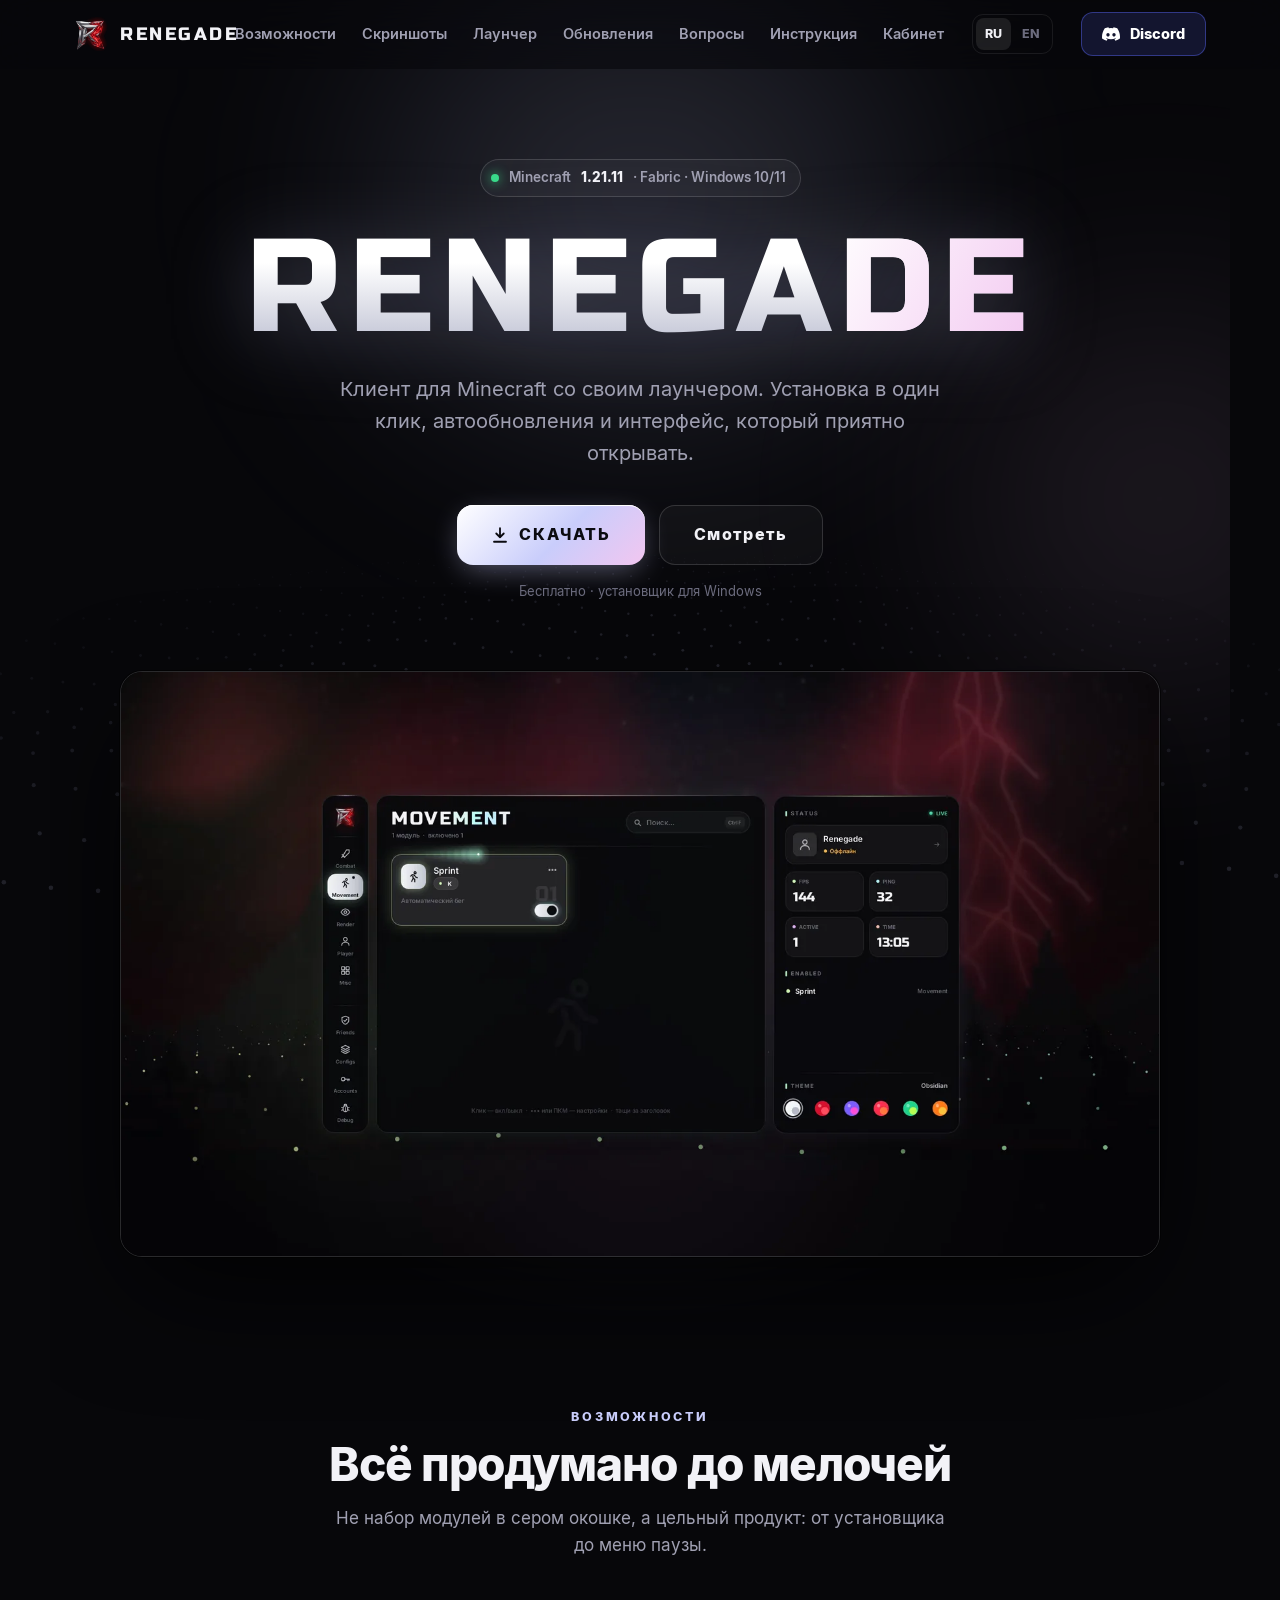
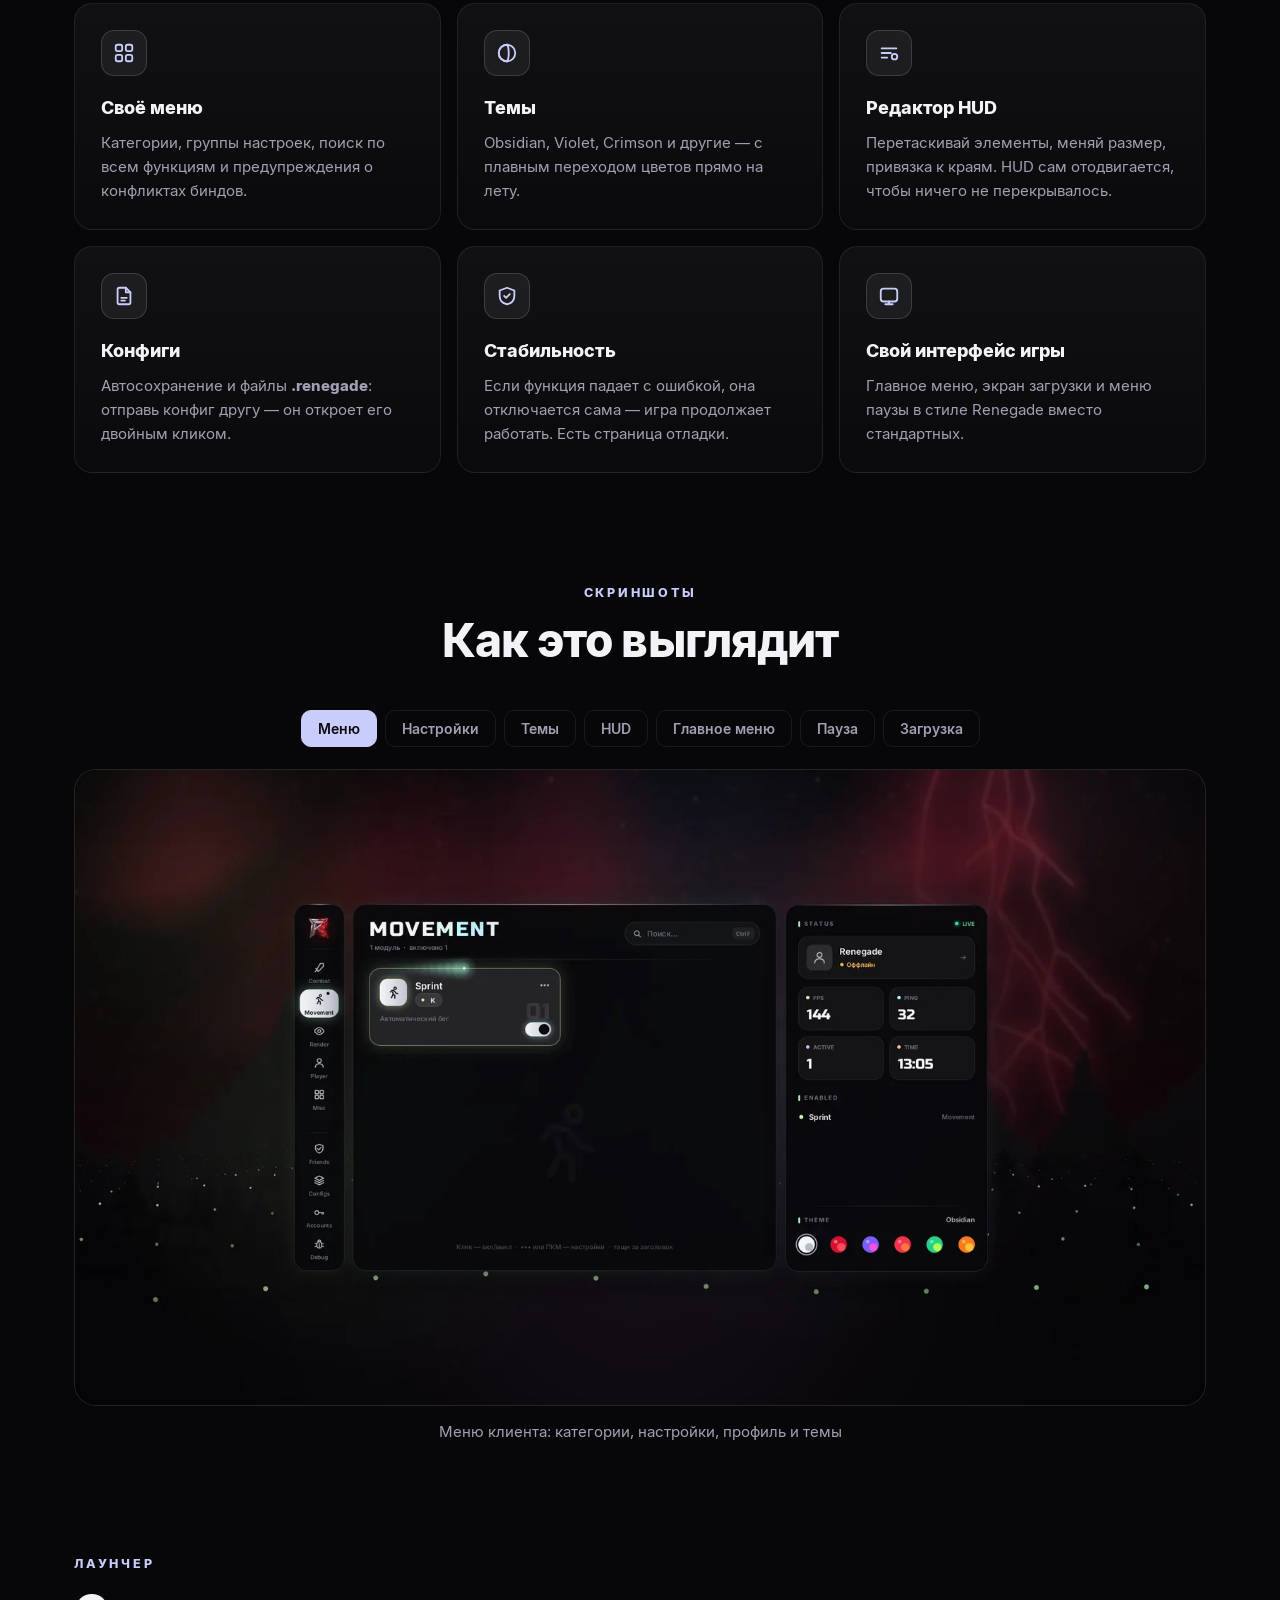
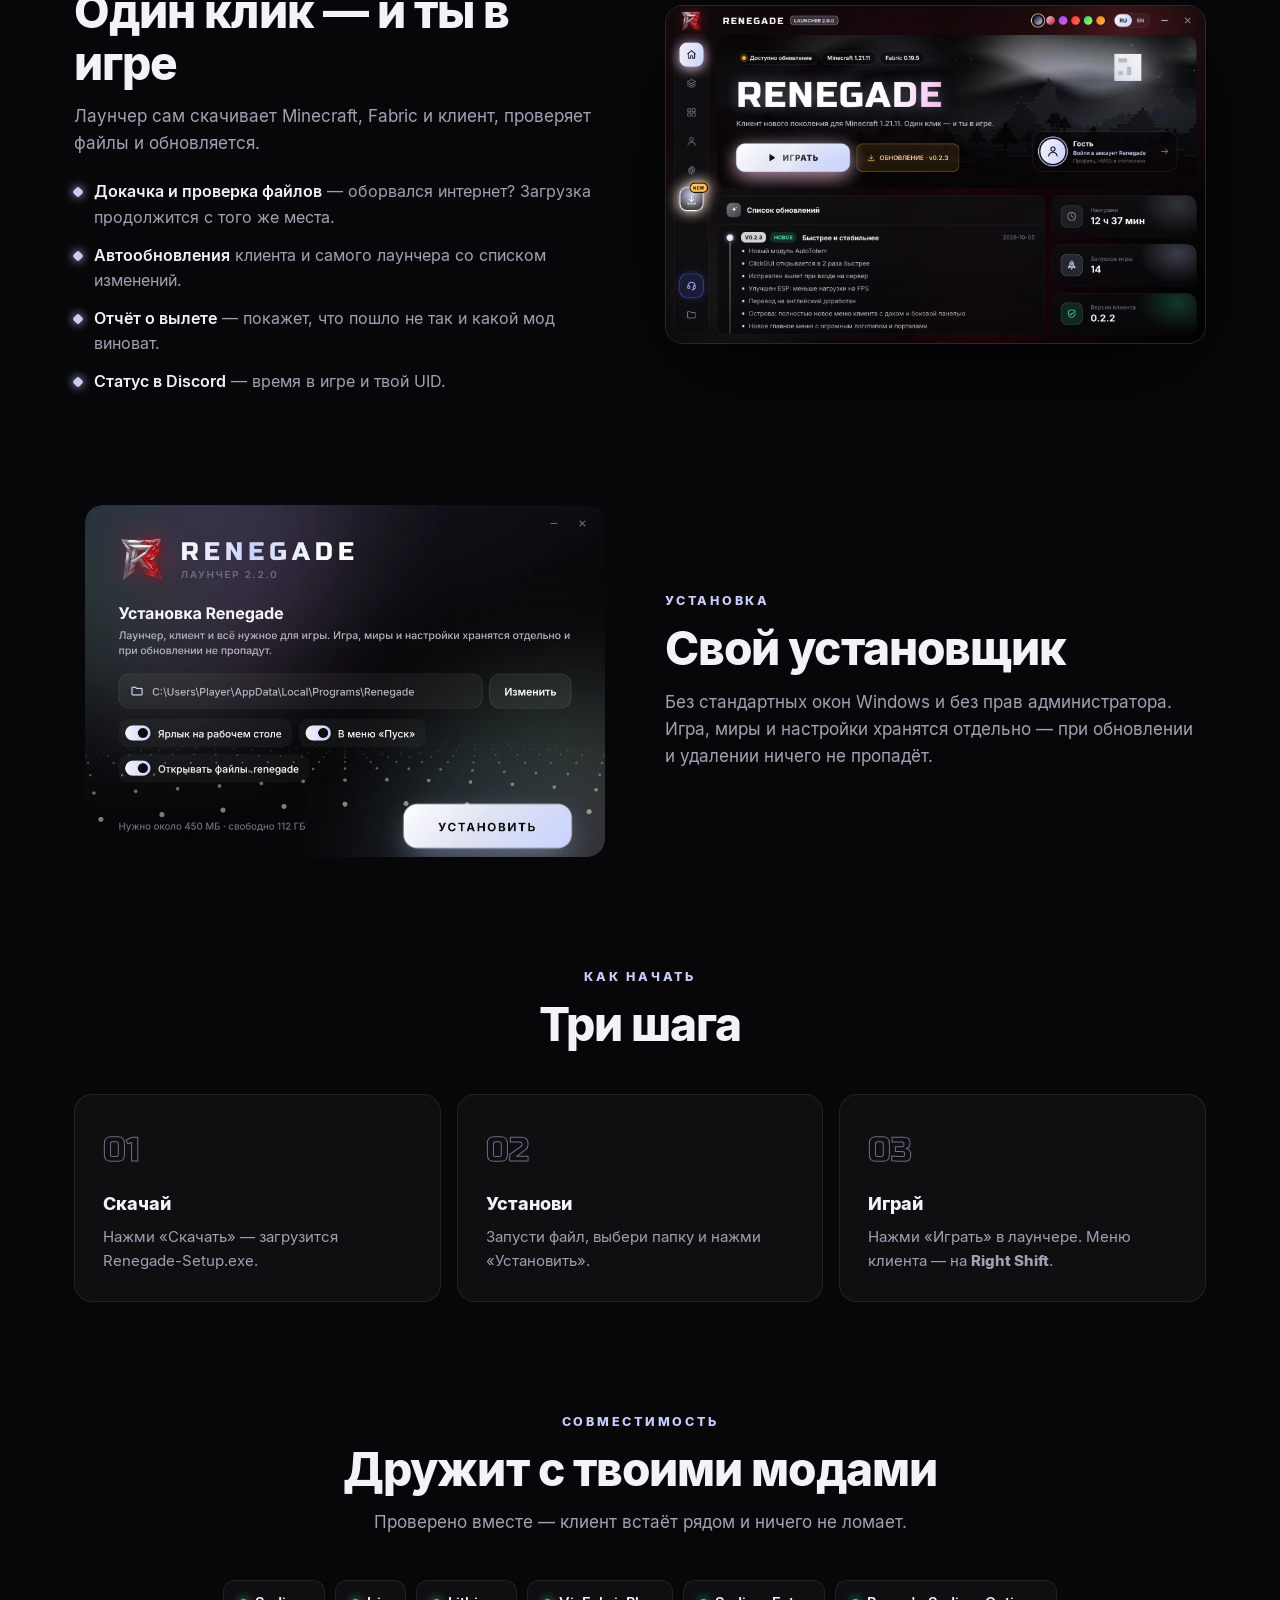
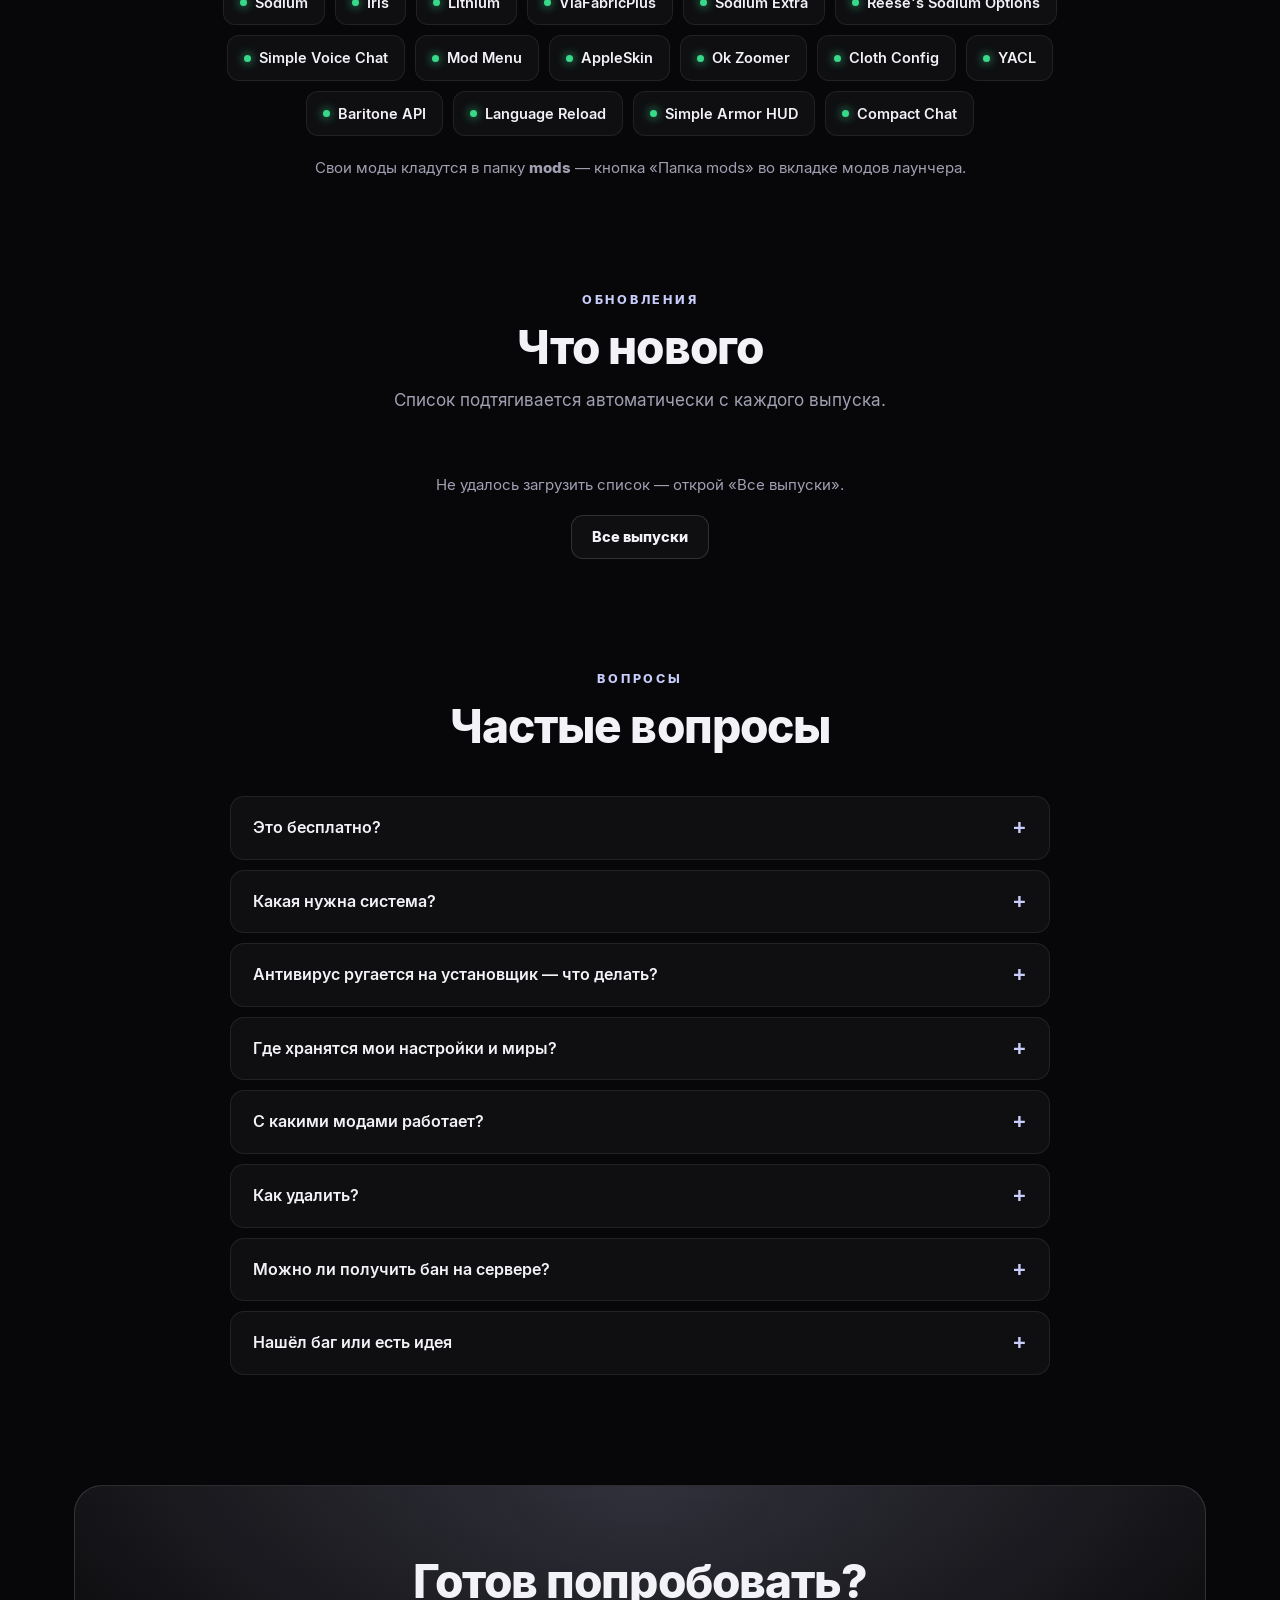
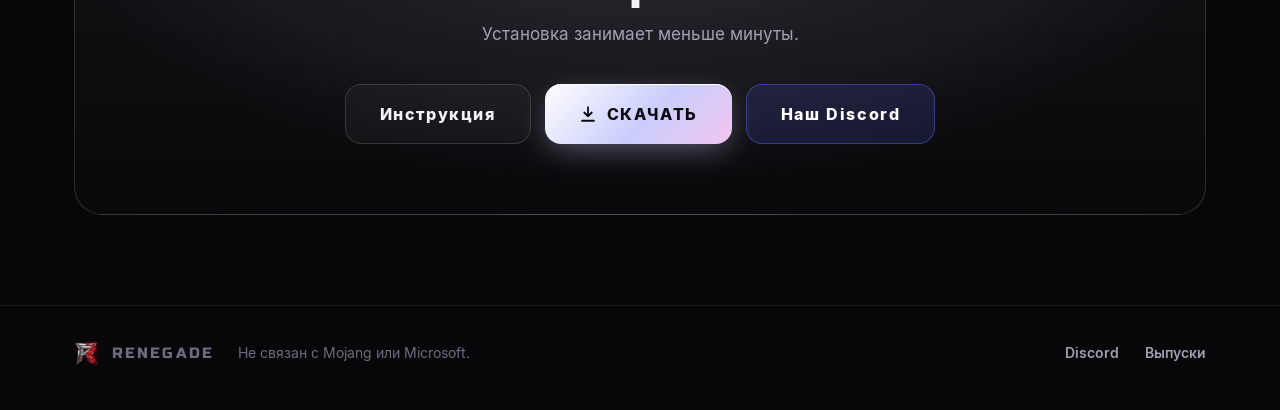
<file: index.html>
<!doctype html>
<html lang="ru">
<head>
<meta charset="utf-8">
<meta name="viewport" content="width=device-width, initial-scale=1">
<title>Renegade — клиент для Minecraft 1.21.11</title>
<meta name="description" content="Renegade — клиент для Minecraft 1.21.11 на Fabric со своим лаунчером: установка в один клик, автообновления, темы, редактор HUD и конфиги.">
<meta property="og:title" content="Renegade — клиент для Minecraft 1.21.11">
<meta property="og:description" content="Свой лаунчер, установка в один клик, автообновления, темы, редактор HUD.">
<meta property="og:image" content="https://broulyy.github.io/img/menu.webp">
<meta name="theme-color" content="#08080b">
<link rel="alternate" hreflang="en" href="https://broulyy.github.io/en/">
<link rel="icon" href="/favicon.ico">
<link rel="preload" href="/fonts/Inter-Regular.woff2" as="font" type="font/woff2" crossorigin>
<link rel="preload" href="/fonts/RussoOne-Regular.woff2" as="font" type="font/woff2" crossorigin>
<link rel="stylesheet" href="/style.css">
</head>
<body>
<canvas id="dots"></canvas>

<header id="top">
  <div class="wrap nav">
    <a class="logo brand" href="/"><img src="/img/logo.png" alt="">RENEGADE</a>
    <nav class="links top">
      <a href="#features">Возможности</a>
      <a href="#gallery">Скриншоты</a>
      <a href="#launcher">Лаунчер</a>
      <a href="#updates">Обновления</a>
      <a href="#faq">Вопросы</a>
      <a href="/guide.html">Инструкция</a>
      <a href="/account.html">Кабинет</a>
    </nav>
    <div class="lang"><a class="on" href="/">RU</a><a href="/en/">EN</a></div>
    <a class="btn discord" href="https://discord.gg/bZ93QBgY3J" target="_blank" rel="noopener"><svg viewBox="0 0 24 24" fill="currentColor"><path d="M20.3 4.4A19.8 19.8 0 0 0 15.4 3l-.6 1.3a18.4 18.4 0 0 0-5.6 0L8.6 3a19.7 19.7 0 0 0-4.9 1.4C.6 9-.3 13.6.1 18.1a19.9 19.9 0 0 0 6 3l1.3-2.1a12.9 12.9 0 0 1-2-1l.5-.4a14.2 14.2 0 0 0 12.2 0l.5.4c-.6.4-1.3.7-2 1l1.3 2.1a19.8 19.8 0 0 0 6-3c.5-5.2-.8-9.7-3.6-13.7ZM8 15.4c-1.2 0-2.2-1.1-2.2-2.4s1-2.4 2.2-2.4 2.2 1.1 2.2 2.4-1 2.4-2.2 2.4Zm8 0c-1.2 0-2.2-1.1-2.2-2.4s1-2.4 2.2-2.4 2.2 1.1 2.2 2.4-1 2.4-2.2 2.4Z"/></svg><span>Discord</span></a>
  </div>
</header>

<main>
  <div class="hero wrap">
    <div class="glow" style="width:520px;height:420px;left:50%;top:-80px;transform:translateX(-50%);background:rgba(201,205,251,.16)"></div>
    <div class="glow" style="width:380px;height:380px;right:-120px;top:240px;background:rgba(242,198,240,.10)"></div>
    <span class="pill rv"><span class="dot"></span>Minecraft <b>1.21.11</b> · Fabric · Windows 10/11</span>
    <h1 class="rv">RENEGA<span>DE</span></h1>
    <p class="sub rv">Клиент для Minecraft со своим лаунчером. Установка в один клик, автообновления и интерфейс, который приятно открывать.</p>
    <div class="cta rv">
      <a class="btn primary big dl" href="https://github.com/Broulyy/renegade-releases/releases/latest/download/Renegade-Setup.exe">
        <svg viewBox="0 0 24 24" fill="none" stroke="currentColor" stroke-width="2.4" stroke-linecap="round" stroke-linejoin="round"><path d="M12 3v12m0 0-5-5m5 5 5-5M4 21h16"/></svg>СКАЧАТЬ
      </a>
      <a class="btn big" href="#gallery">Смотреть</a>
    </div>
    <p class="meta rv dlmeta">Бесплатно · установщик для Windows</p>
    <div class="shot rv"><img src="/img/menu.webp" alt="Меню клиента Renegade" width="1600" height="900" fetchpriority="high"></div>
  </div>

  <section id="features">
    <div class="wrap">
      <div class="head c rv">
        <div class="kicker">Возможности</div>
        <h2>Всё продумано до мелочей</h2>
        <p class="lead">Не набор модулей в сером окошке, а цельный продукт: от установщика до меню паузы.</p>
      </div>
      <div class="grid">
        <div class="card rv"><div class="ico"><svg viewBox="0 0 24 24" fill="none" stroke-width="2" stroke-linecap="round" stroke-linejoin="round"><rect x="3" y="3" width="7" height="7" rx="2"/><rect x="14" y="3" width="7" height="7" rx="2"/><rect x="3" y="14" width="7" height="7" rx="2"/><rect x="14" y="14" width="7" height="7" rx="2"/></svg></div><h3>Своё меню</h3><p>Категории, группы настроек, поиск по всем функциям и предупреждения о конфликтах биндов.</p></div>
        <div class="card rv"><div class="ico"><svg viewBox="0 0 24 24" fill="none" stroke-width="2" stroke-linecap="round" stroke-linejoin="round"><circle cx="12" cy="12" r="9"/><path d="M12 3a9 9 0 0 0 0 18"/><path d="M12 3c2.5 2.5 2.5 15.5 0 18"/></svg></div><h3>Темы</h3><p>Obsidian, Violet, Crimson и другие — с плавным переходом цветов прямо на лету.</p></div>
        <div class="card rv"><div class="ico"><svg viewBox="0 0 24 24" fill="none" stroke-width="2" stroke-linecap="round" stroke-linejoin="round"><path d="M4 7h16M4 12h10M4 17h6"/><circle cx="18" cy="16" r="3"/></svg></div><h3>Редактор HUD</h3><p>Перетаскивай элементы, меняй размер, привязка к краям. HUD сам отодвигается, чтобы ничего не перекрывалось.</p></div>
        <div class="card rv"><div class="ico"><svg viewBox="0 0 24 24" fill="none" stroke-width="2" stroke-linecap="round" stroke-linejoin="round"><path d="M14 3v5h5"/><path d="M19 8v11a2 2 0 0 1-2 2H7a2 2 0 0 1-2-2V5a2 2 0 0 1 2-2h7z"/><path d="M9 14h6M9 17h4"/></svg></div><h3>Конфиги</h3><p>Автосохранение и файлы <b>.renegade</b>: отправь конфиг другу — он откроет его двойным кликом.</p></div>
        <div class="card rv"><div class="ico"><svg viewBox="0 0 24 24" fill="none" stroke-width="2" stroke-linecap="round" stroke-linejoin="round"><path d="M12 3 4 6v6c0 5 3.5 8 8 9 4.5-1 8-4 8-9V6z"/><path d="m9 12 2 2 4-4"/></svg></div><h3>Стабильность</h3><p>Если функция падает с ошибкой, она отключается сама — игра продолжает работать. Есть страница отладки.</p></div>
        <div class="card rv"><div class="ico"><svg viewBox="0 0 24 24" fill="none" stroke-width="2" stroke-linecap="round" stroke-linejoin="round"><path d="M5 12h14M12 5v14" opacity=".0"/><rect x="3" y="4" width="18" height="14" rx="3"/><path d="M8 21h8M12 18v3"/></svg></div><h3>Свой интерфейс игры</h3><p>Главное меню, экран загрузки и меню паузы в стиле Renegade вместо стандартных.</p></div>
      </div>
    </div>
  </section>

  <section id="gallery">
    <div class="wrap">
      <div class="head c rv">
        <div class="kicker">Скриншоты</div>
        <h2>Как это выглядит</h2>
      </div>
      <div class="tabs rv" id="tabs"></div>
      <div class="viewer rv" id="viewer"></div>
      <p class="cap" id="cap"></p>
    </div>
  </section>

  <section id="launcher">
    <div class="wrap split">
      <div class="rv">
        <div class="kicker">Лаунчер</div>
        <h2>Один клик — и ты в игре</h2>
        <p class="lead">Лаунчер сам скачивает Minecraft, Fabric и клиент, проверяет файлы и обновляется.</p>
        <ul class="list">
          <li><span><b>Докачка и проверка файлов</b> — оборвался интернет? Загрузка продолжится с того же места.</span></li>
          <li><span><b>Автообновления</b> клиента и самого лаунчера со списком изменений.</span></li>
          <li><span><b>Отчёт о вылете</b> — покажет, что пошло не так и какой мод виноват.</span></li>
          <li><span><b>Статус в Discord</b> — время в игре и твой UID.</span></li>
        </ul>
      </div>
      <img class="rv" src="/img/launcher.webp" alt="Лаунчер Renegade" loading="lazy" width="1680" height="1050">
    </div>
  </section>

  <section>
    <div class="wrap split">
      <img class="rv" src="/img/installer.webp" alt="Установщик Renegade" loading="lazy" width="930" height="630" style="border:0;box-shadow:none;width:100%;max-width:520px;justify-self:center">
      <div class="rv">
        <div class="kicker">Установка</div>
        <h2>Свой установщик</h2>
        <p class="lead">Без стандартных окон Windows и без прав администратора. Игра, миры и настройки хранятся отдельно — при обновлении и удалении ничего не пропадёт.</p>
      </div>
    </div>
  </section>

  <section>
    <div class="wrap">
      <div class="head c rv"><div class="kicker">Как начать</div><h2>Три шага</h2></div>
      <div class="steps">
        <div class="step rv"><h3>Скачай</h3><p>Нажми «Скачать» — загрузится Renegade-Setup.exe.</p></div>
        <div class="step rv"><h3>Установи</h3><p>Запусти файл, выбери папку и нажми «Установить».</p></div>
        <div class="step rv"><h3>Играй</h3><p>Нажми «Играть» в лаунчере. Меню клиента — на <b>Right Shift</b>.</p></div>
      </div>
    </div>
  </section>

  <section id="compat">
    <div class="wrap">
      <div class="head c rv"><div class="kicker">Совместимость</div><h2>Дружит с твоими модами</h2>
        <p class="lead">Проверено вместе — клиент встаёт рядом и ничего не ломает.</p></div>
      <div class="mods rv">
        <span>Sodium</span><span>Iris</span><span>Lithium</span><span>ViaFabricPlus</span><span>Sodium Extra</span><span>Reese's Sodium Options</span>
        <span>Simple Voice Chat</span><span>Mod Menu</span><span>AppleSkin</span><span>Ok Zoomer</span><span>Cloth Config</span><span>YACL</span>
        <span>Baritone API</span><span>Language Reload</span><span>Simple Armor HUD</span><span>Compact Chat</span>
      </div>
      <p class="cap rv">Свои моды кладутся в папку <b>mods</b> — кнопка «Папка mods» во вкладке модов лаунчера.</p>
    </div>
  </section>

  <section id="updates">
    <div class="wrap">
      <div class="head c rv"><div class="kicker">Обновления</div><h2>Что нового</h2><p class="lead">Список подтягивается автоматически с каждого выпуска.</p></div>
      <div class="log" id="log"><div class="skel"></div><div class="skel"></div></div>
      <div class="more"><a class="btn" href="https://github.com/Broulyy/renegade-releases/releases" target="_blank" rel="noopener">Все выпуски</a></div>
    </div>
  </section>

  <section id="faq">
    <div class="wrap">
      <div class="head c rv"><div class="kicker">Вопросы</div><h2>Частые вопросы</h2></div>
      <div class="faq rv">
        <details><summary>Это бесплатно?</summary><p>Да. Скачать и играть можно бесплатно.</p></details>
        <details><summary>Какая нужна система?</summary><p>Windows 10 или 11 (64-бит). Java ставить не нужно — при первом запуске лаунчер сам скачает её (около 95 МБ, один раз). Нужна лицензия Minecraft или пиратский аккаунт — выбирается в меню клиента.</p></details>
        <details><summary>Антивирус ругается на установщик — что делать?</summary><p>Установщик новый и пока не подписан сертификатом, поэтому Windows SmartScreen может показать предупреждение: нажми «Подробнее» → «Выполнить в любом случае». Скачивай только по кнопке на этом сайте или в нашем Discord.</p></details>
        <details><summary>Где хранятся мои настройки и миры?</summary><p>В папке <b>%APPDATA%\.renegade</b>. Её не трогают ни обновления, ни удаление лаунчера.</p></details>
        <details><summary>С какими модами работает?</summary><p>Проверено с Sodium, Iris, Lithium, ViaFabricPlus, Sodium Extra, Voice Chat, Mod Menu и другими популярными модами для 1.21.11 — список выше.</p></details>
        <details><summary>Как удалить?</summary><p>Параметры Windows → Приложения → Renegade → Удалить. Откроется наше окно удаления.</p></details>
        <details><summary>Можно ли получить бан на сервере?</summary><p>Многие серверы запрещают сторонние клиенты в правилах. Перед игрой ознакомься с правилами сервера — ответственность за использование лежит на тебе.</p></details>
        <details><summary>Нашёл баг или есть идея</summary><p>Пиши в наш <a href="https://discord.gg/bZ93QBgY3J" target="_blank" rel="noopener" style="color:var(--acc)">Discord</a> — приложи отчёт о вылете из лаунчера, если он есть.</p></details>
      </div>
    </div>
  </section>

  <div class="wrap">
    <div class="final rv">
      <h2>Готов попробовать?</h2>
      <p class="lead" style="margin:0 auto">Установка занимает меньше минуты.</p>
      <div class="cta">
        <a class="btn big" href="/guide.html">Инструкция</a>
        <a class="btn primary big dl" href="https://github.com/Broulyy/renegade-releases/releases/latest/download/Renegade-Setup.exe"><svg viewBox="0 0 24 24" fill="none" stroke="currentColor" stroke-width="2.4" stroke-linecap="round" stroke-linejoin="round"><path d="M12 3v12m0 0-5-5m5 5 5-5M4 21h16"/></svg>СКАЧАТЬ</a>
        <a class="btn big discord" href="https://discord.gg/bZ93QBgY3J" target="_blank" rel="noopener">Наш Discord</a>
      </div>
    </div>
  </div>
</main>

<footer>
  <div class="wrap foot">
    <span class="logo brand" style="font-size:15px"><img src="/img/logo.png" alt="" style="width:26px;height:26px">RENEGADE</span>
    <span>Не связан с Mojang или Microsoft.</span>
    <nav class="links">
      <a href="https://discord.gg/bZ93QBgY3J" target="_blank" rel="noopener">Discord</a>
      <a href="https://github.com/Broulyy/renegade-releases/releases" target="_blank" rel="noopener">Выпуски</a>
    </nav>
  </div>
</footer>

<div class="lightbox" id="lb"><img alt=""></div>

<script src="/site.js"></script>
</body>
</html>
</file>
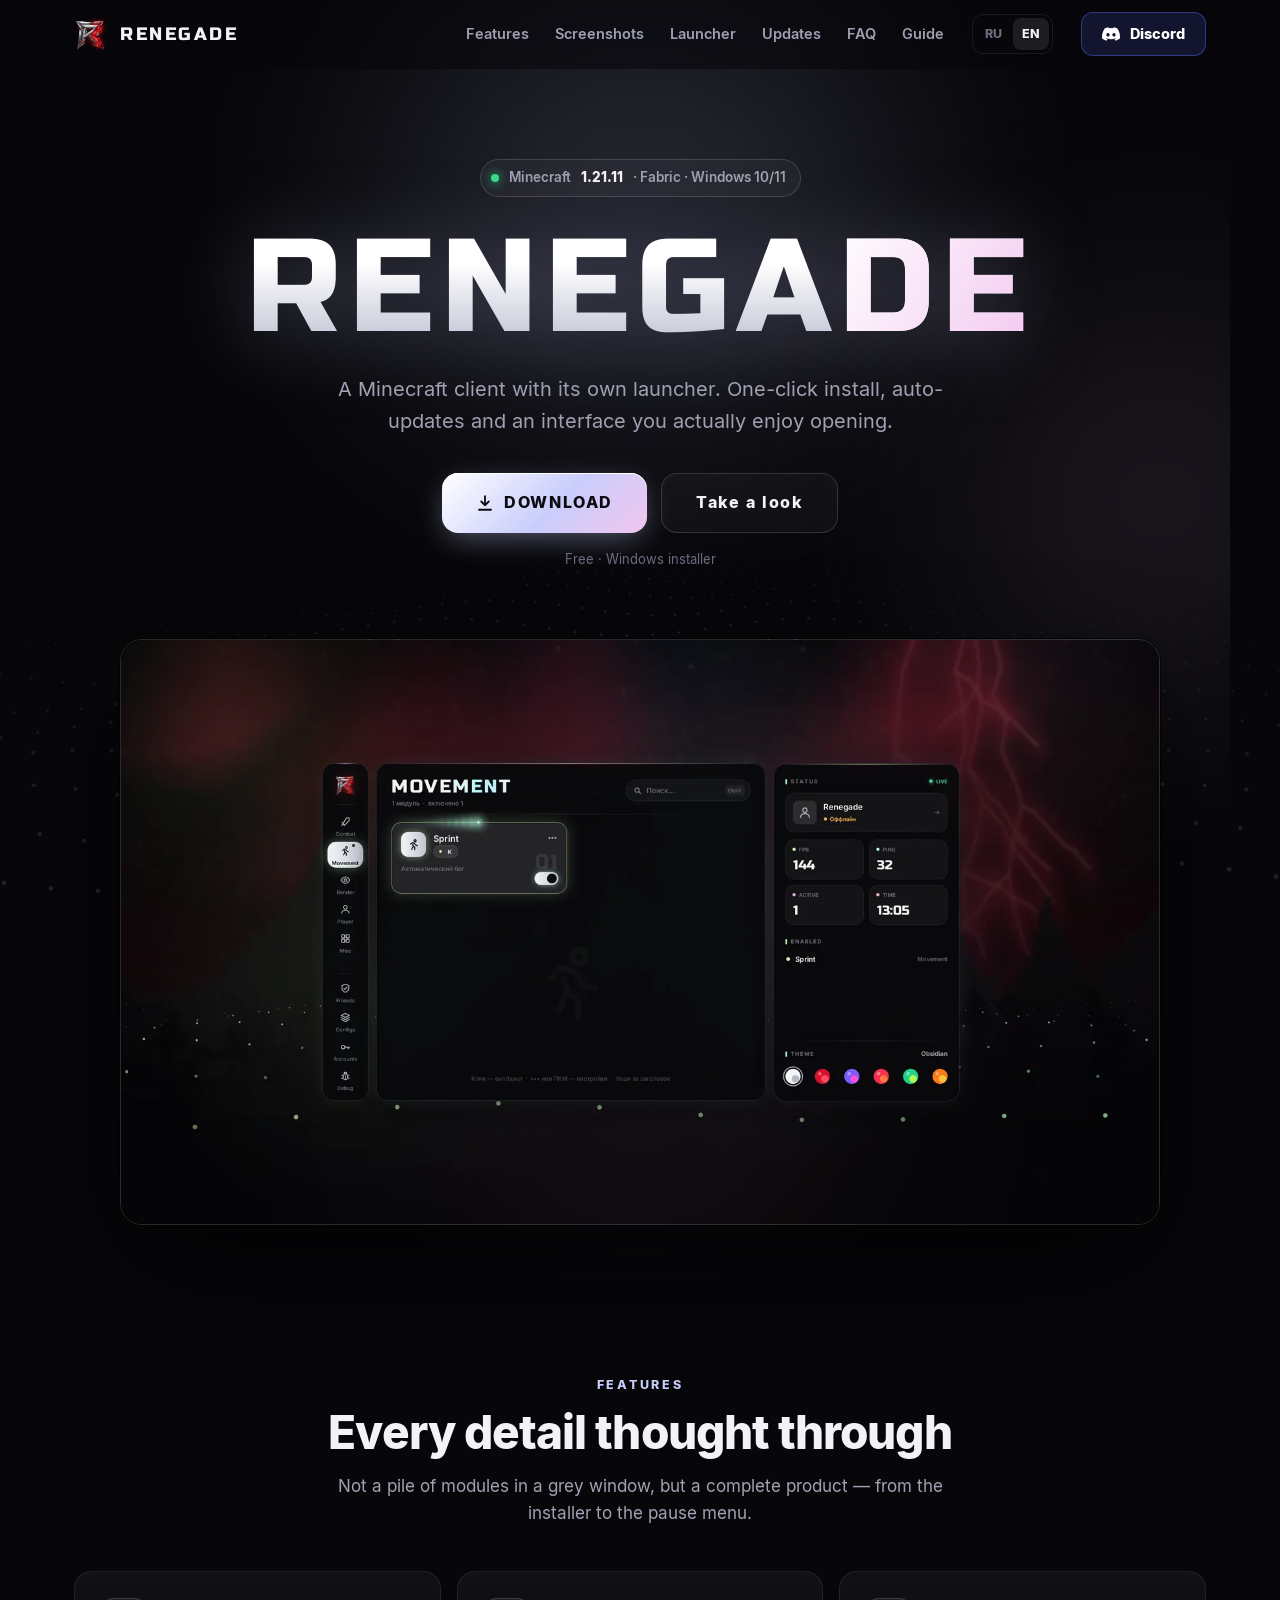
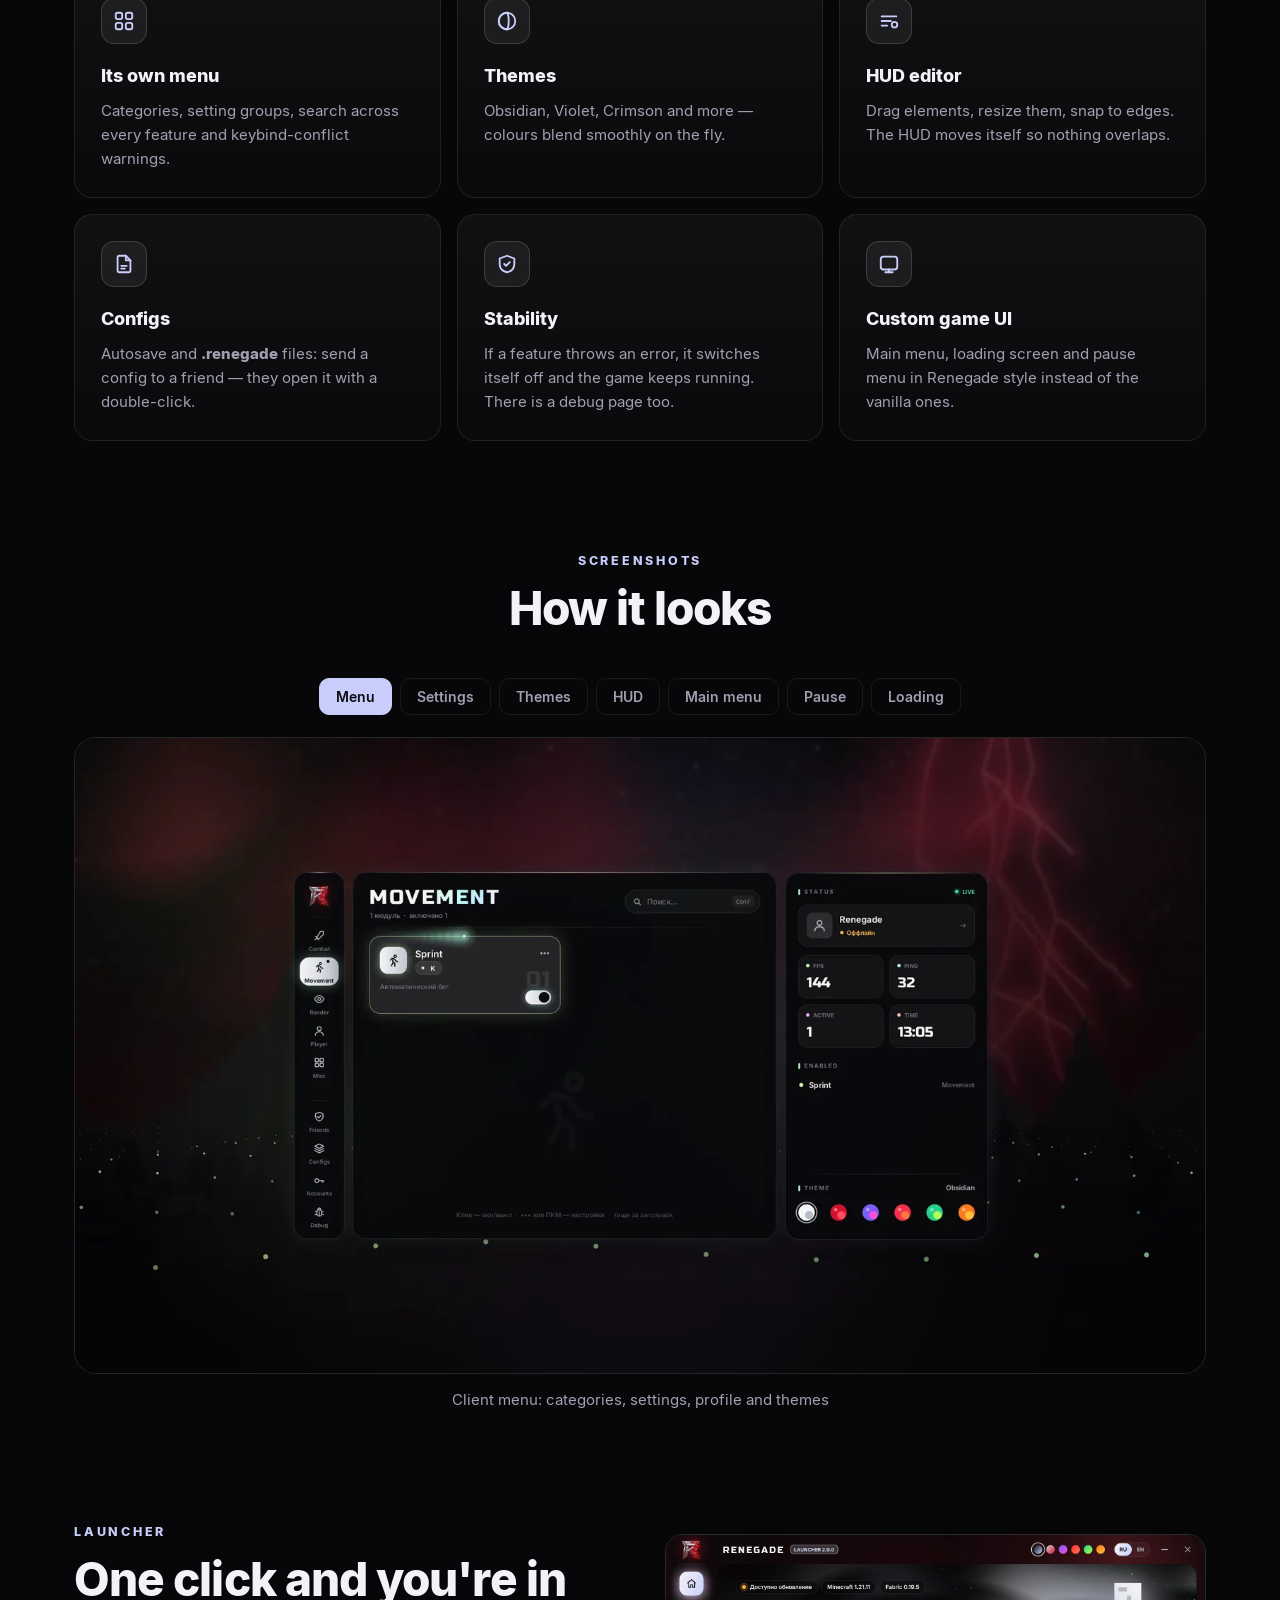
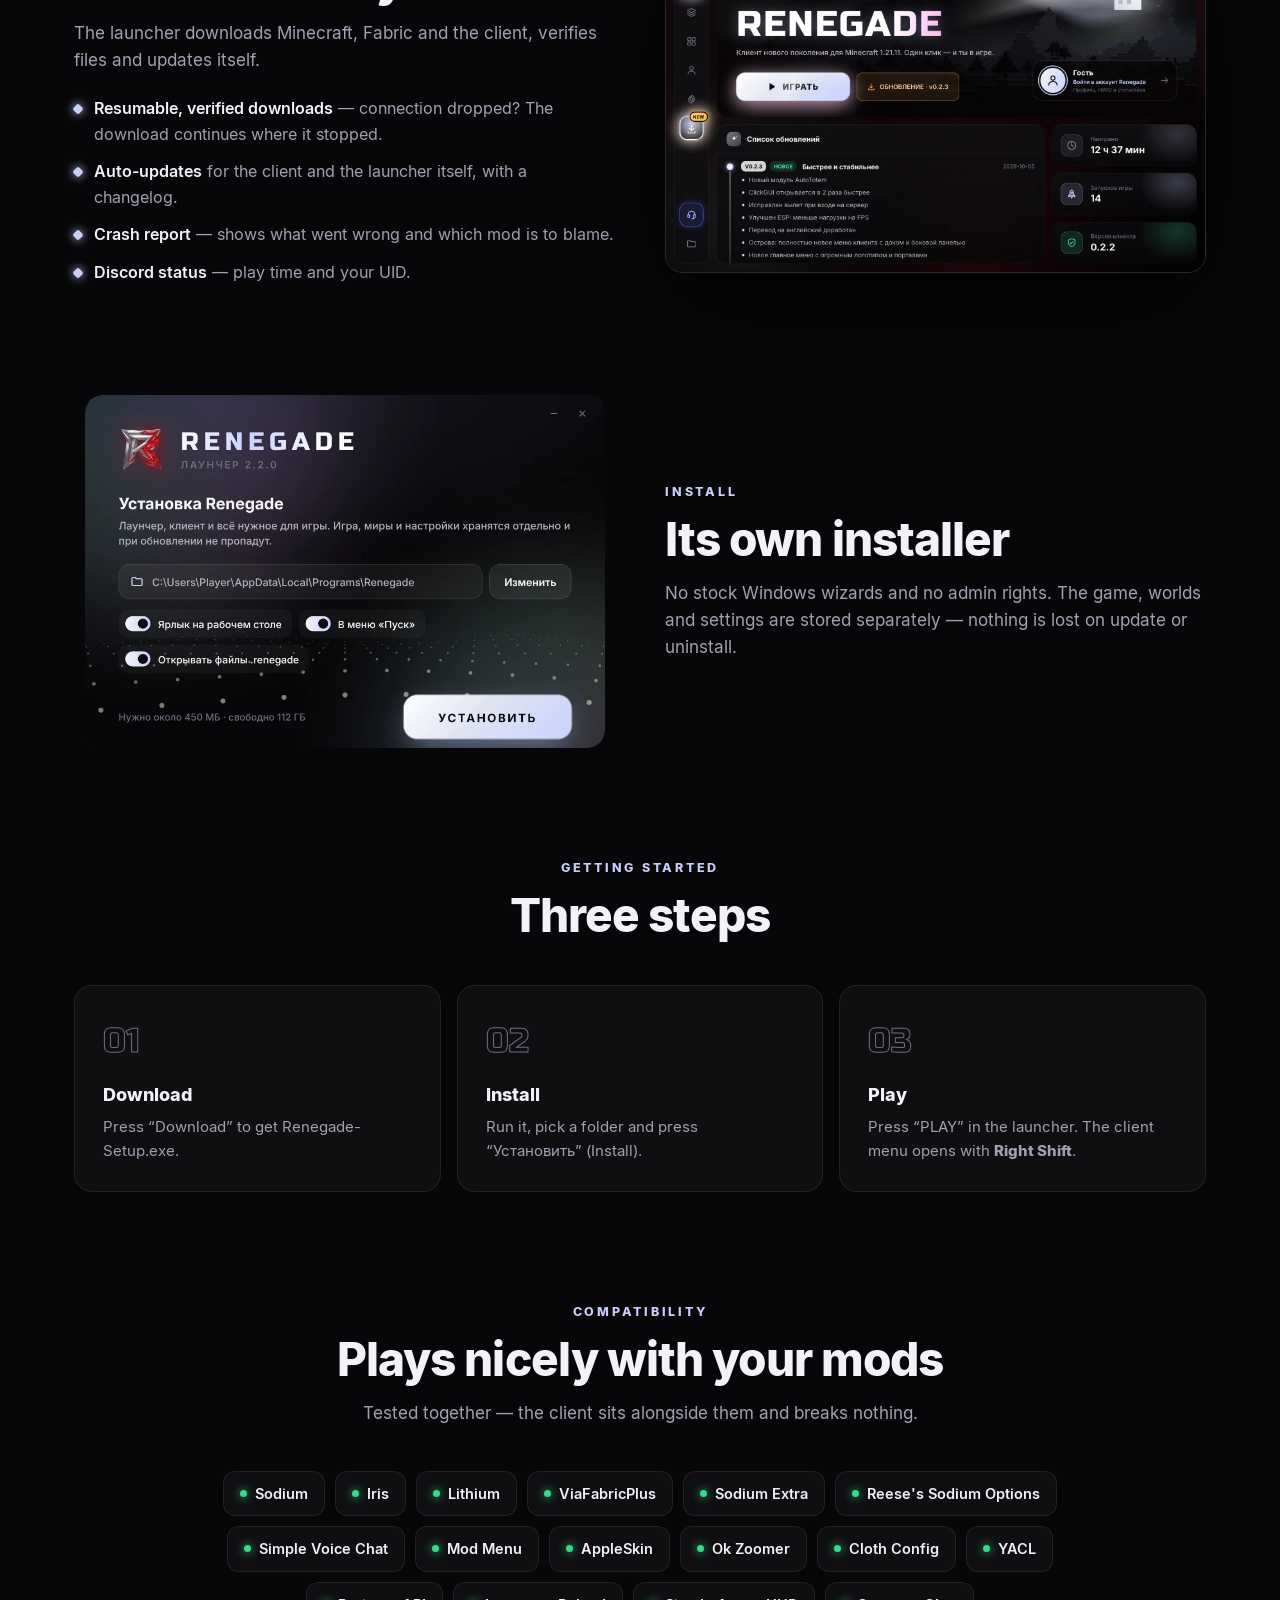
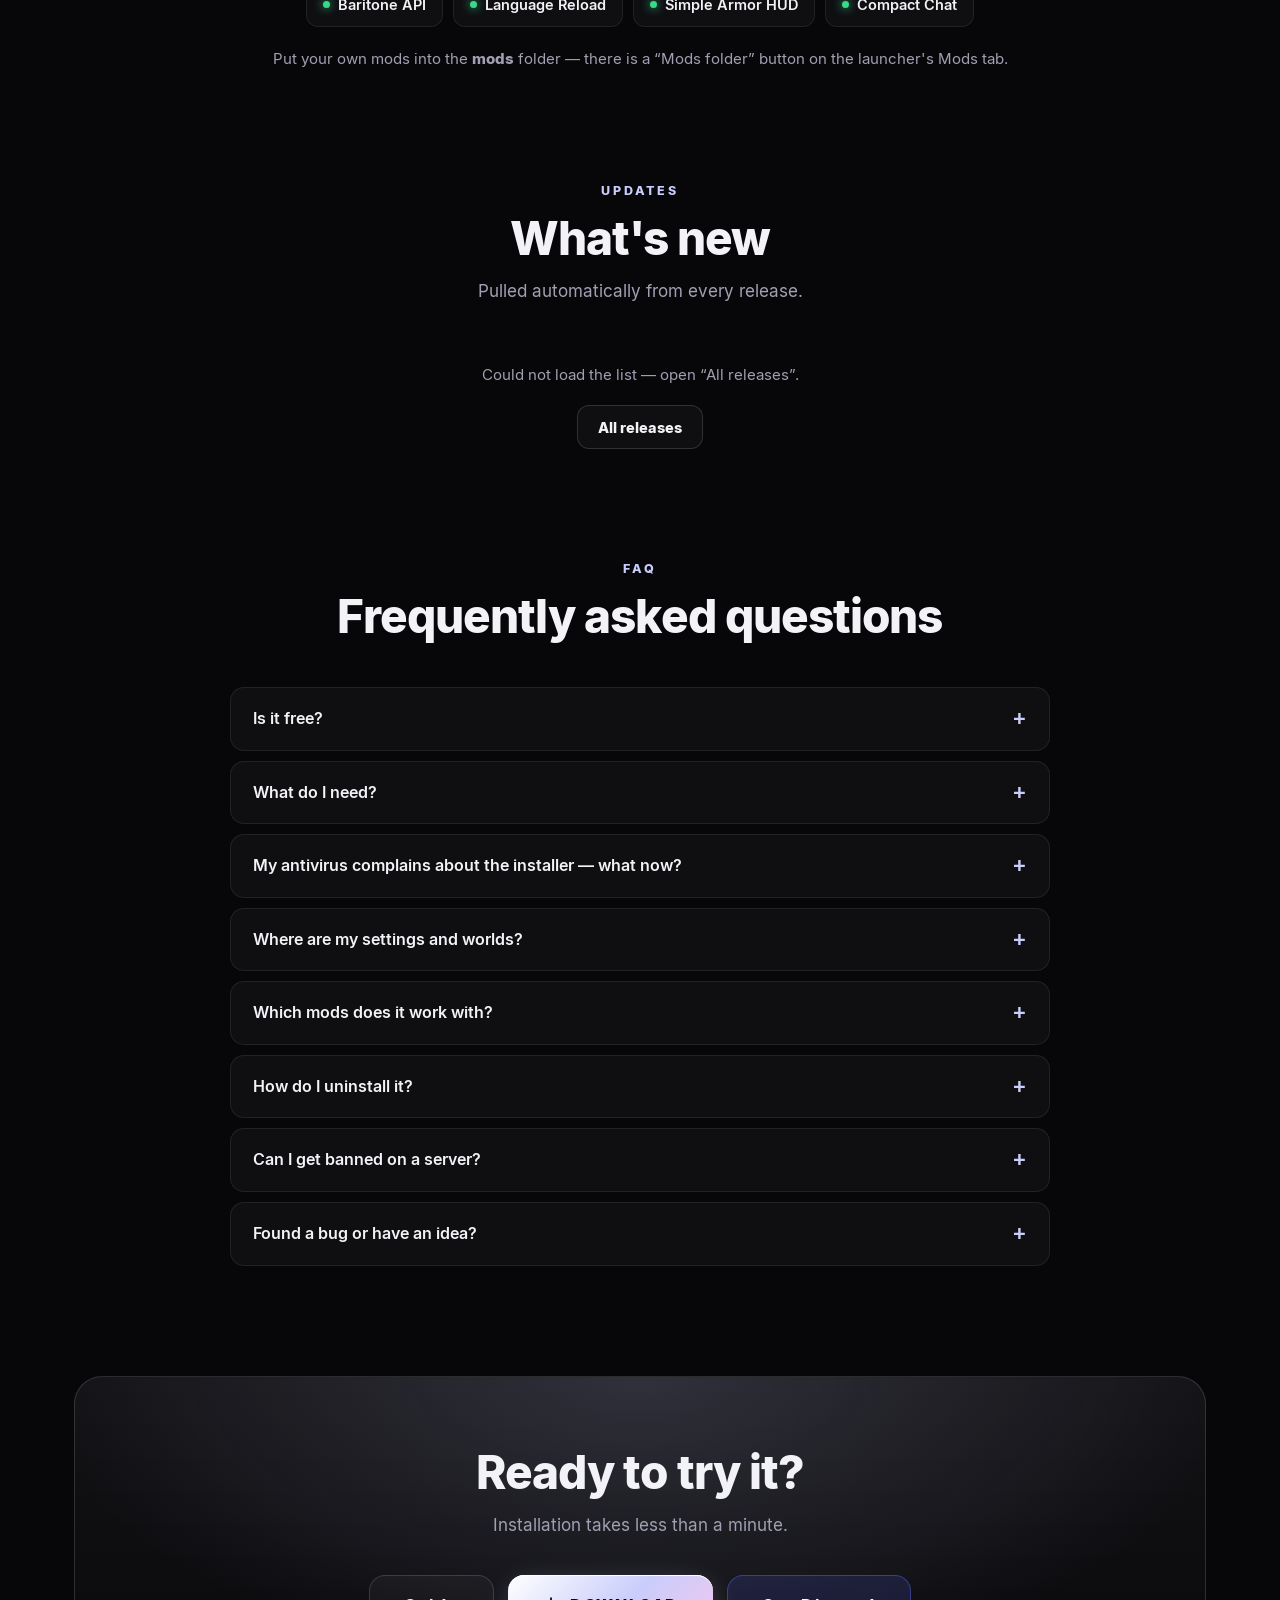
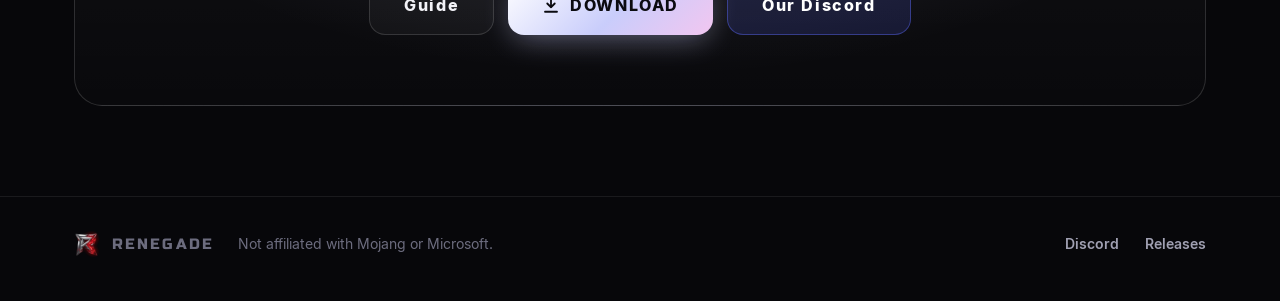
<file: en/index.html>
<!doctype html>
<html lang="en">
<head>
<meta charset="utf-8">
<meta name="viewport" content="width=device-width, initial-scale=1">
<title>Renegade — a client for Minecraft 1.21.11</title>
<meta name="description" content="Renegade is a Fabric client for Minecraft 1.21.11 with its own launcher: one-click install, auto-updates, themes, a HUD editor and configs.">
<meta property="og:title" content="Renegade — a client for Minecraft 1.21.11">
<meta property="og:description" content="Own launcher, one-click install, auto-updates, themes, HUD editor.">
<meta property="og:image" content="https://broulyy.github.io/img/menu.webp">
<meta name="theme-color" content="#08080b">
<link rel="alternate" hreflang="ru" href="https://broulyy.github.io/">
<link rel="icon" href="/favicon.ico">
<link rel="preload" href="/fonts/Inter-Regular.woff2" as="font" type="font/woff2" crossorigin>
<link rel="preload" href="/fonts/RussoOne-Regular.woff2" as="font" type="font/woff2" crossorigin>
<link rel="stylesheet" href="/style.css">
</head>
<body>
<canvas id="dots"></canvas>

<header id="top">
  <div class="wrap nav">
    <a class="logo brand" href="/en/"><img src="/img/logo.png" alt="">RENEGADE</a>
    <nav class="links top">
      <a href="#features">Features</a>
      <a href="#gallery">Screenshots</a>
      <a href="#launcher">Launcher</a>
      <a href="#updates">Updates</a>
      <a href="#faq">FAQ</a>
      <a href="/en/guide.html">Guide</a>
    </nav>
    <div class="lang"><a href="/">RU</a><a class="on" href="/en/">EN</a></div>
    <a class="btn discord" href="https://discord.gg/bZ93QBgY3J" target="_blank" rel="noopener"><svg viewBox="0 0 24 24" fill="currentColor"><path d="M20.3 4.4A19.8 19.8 0 0 0 15.4 3l-.6 1.3a18.4 18.4 0 0 0-5.6 0L8.6 3a19.7 19.7 0 0 0-4.9 1.4C.6 9-.3 13.6.1 18.1a19.9 19.9 0 0 0 6 3l1.3-2.1a12.9 12.9 0 0 1-2-1l.5-.4a14.2 14.2 0 0 0 12.2 0l.5.4c-.6.4-1.3.7-2 1l1.3 2.1a19.8 19.8 0 0 0 6-3c.5-5.2-.8-9.7-3.6-13.7ZM8 15.4c-1.2 0-2.2-1.1-2.2-2.4s1-2.4 2.2-2.4 2.2 1.1 2.2 2.4-1 2.4-2.2 2.4Zm8 0c-1.2 0-2.2-1.1-2.2-2.4s1-2.4 2.2-2.4 2.2 1.1 2.2 2.4-1 2.4-2.2 2.4Z"/></svg><span>Discord</span></a>
  </div>
</header>

<main>
  <div class="hero wrap">
    <div class="glow" style="width:520px;height:420px;left:50%;top:-80px;transform:translateX(-50%);background:rgba(201,205,251,.16)"></div>
    <div class="glow" style="width:380px;height:380px;right:-120px;top:240px;background:rgba(242,198,240,.10)"></div>
    <span class="pill rv"><span class="dot"></span>Minecraft <b>1.21.11</b> · Fabric · Windows 10/11</span>
    <h1 class="rv">RENEGA<span>DE</span></h1>
    <p class="sub rv">A Minecraft client with its own launcher. One-click install, auto-updates and an interface you actually enjoy opening.</p>
    <div class="cta rv">
      <a class="btn primary big dl" href="https://github.com/Broulyy/renegade-releases/releases/latest/download/Renegade-Setup.exe">
        <svg viewBox="0 0 24 24" fill="none" stroke="currentColor" stroke-width="2.4" stroke-linecap="round" stroke-linejoin="round"><path d="M12 3v12m0 0-5-5m5 5 5-5M4 21h16"/></svg>DOWNLOAD
      </a>
      <a class="btn big" href="#gallery">Take a look</a>
    </div>
    <p class="meta rv dlmeta">Free · Windows installer</p>
    <div class="shot rv"><img src="/img/menu.webp" alt="Renegade client menu" width="1600" height="900" fetchpriority="high"></div>
  </div>

  <section id="features">
    <div class="wrap">
      <div class="head c rv">
        <div class="kicker">Features</div>
        <h2>Every detail thought through</h2>
        <p class="lead">Not a pile of modules in a grey window, but a complete product — from the installer to the pause menu.</p>
      </div>
      <div class="grid">
        <div class="card rv"><div class="ico"><svg viewBox="0 0 24 24" fill="none" stroke-width="2" stroke-linecap="round" stroke-linejoin="round"><rect x="3" y="3" width="7" height="7" rx="2"/><rect x="14" y="3" width="7" height="7" rx="2"/><rect x="3" y="14" width="7" height="7" rx="2"/><rect x="14" y="14" width="7" height="7" rx="2"/></svg></div><h3>Its own menu</h3><p>Categories, setting groups, search across every feature and keybind-conflict warnings.</p></div>
        <div class="card rv"><div class="ico"><svg viewBox="0 0 24 24" fill="none" stroke-width="2" stroke-linecap="round" stroke-linejoin="round"><circle cx="12" cy="12" r="9"/><path d="M12 3a9 9 0 0 0 0 18"/><path d="M12 3c2.5 2.5 2.5 15.5 0 18"/></svg></div><h3>Themes</h3><p>Obsidian, Violet, Crimson and more — colours blend smoothly on the fly.</p></div>
        <div class="card rv"><div class="ico"><svg viewBox="0 0 24 24" fill="none" stroke-width="2" stroke-linecap="round" stroke-linejoin="round"><path d="M4 7h16M4 12h10M4 17h6"/><circle cx="18" cy="16" r="3"/></svg></div><h3>HUD editor</h3><p>Drag elements, resize them, snap to edges. The HUD moves itself so nothing overlaps.</p></div>
        <div class="card rv"><div class="ico"><svg viewBox="0 0 24 24" fill="none" stroke-width="2" stroke-linecap="round" stroke-linejoin="round"><path d="M14 3v5h5"/><path d="M19 8v11a2 2 0 0 1-2 2H7a2 2 0 0 1-2-2V5a2 2 0 0 1 2-2h7z"/><path d="M9 14h6M9 17h4"/></svg></div><h3>Configs</h3><p>Autosave and <b>.renegade</b> files: send a config to a friend — they open it with a double-click.</p></div>
        <div class="card rv"><div class="ico"><svg viewBox="0 0 24 24" fill="none" stroke-width="2" stroke-linecap="round" stroke-linejoin="round"><path d="M12 3 4 6v6c0 5 3.5 8 8 9 4.5-1 8-4 8-9V6z"/><path d="m9 12 2 2 4-4"/></svg></div><h3>Stability</h3><p>If a feature throws an error, it switches itself off and the game keeps running. There is a debug page too.</p></div>
        <div class="card rv"><div class="ico"><svg viewBox="0 0 24 24" fill="none" stroke-width="2" stroke-linecap="round" stroke-linejoin="round"><path d="M5 12h14M12 5v14" opacity=".0"/><rect x="3" y="4" width="18" height="14" rx="3"/><path d="M8 21h8M12 18v3"/></svg></div><h3>Custom game UI</h3><p>Main menu, loading screen and pause menu in Renegade style instead of the vanilla ones.</p></div>
      </div>
    </div>
  </section>

  <section id="gallery">
    <div class="wrap">
      <div class="head c rv">
        <div class="kicker">Screenshots</div>
        <h2>How it looks</h2>
      </div>
      <div class="tabs rv" id="tabs"></div>
      <div class="viewer rv" id="viewer"></div>
      <p class="cap" id="cap"></p>
    </div>
  </section>

  <section id="launcher">
    <div class="wrap split">
      <div class="rv">
        <div class="kicker">Launcher</div>
        <h2>One click and you're in</h2>
        <p class="lead">The launcher downloads Minecraft, Fabric and the client, verifies files and updates itself.</p>
        <ul class="list">
          <li><span><b>Resumable, verified downloads</b> — connection dropped? The download continues where it stopped.</span></li>
          <li><span><b>Auto-updates</b> for the client and the launcher itself, with a changelog.</span></li>
          <li><span><b>Crash report</b> — shows what went wrong and which mod is to blame.</span></li>
          <li><span><b>Discord status</b> — play time and your UID.</span></li>
        </ul>
      </div>
      <img class="rv" src="/img/launcher.webp" alt="Renegade launcher" loading="lazy" width="1680" height="1050">
    </div>
  </section>

  <section>
    <div class="wrap split">
      <img class="rv" src="/img/installer.webp" alt="Renegade installer" loading="lazy" width="930" height="630" style="border:0;box-shadow:none;width:100%;max-width:520px;justify-self:center">
      <div class="rv">
        <div class="kicker">Install</div>
        <h2>Its own installer</h2>
        <p class="lead">No stock Windows wizards and no admin rights. The game, worlds and settings are stored separately — nothing is lost on update or uninstall.</p>
      </div>
    </div>
  </section>

  <section>
    <div class="wrap">
      <div class="head c rv"><div class="kicker">Getting started</div><h2>Three steps</h2></div>
      <div class="steps">
        <div class="step rv"><h3>Download</h3><p>Press “Download” to get Renegade-Setup.exe.</p></div>
        <div class="step rv"><h3>Install</h3><p>Run it, pick a folder and press “Установить” (Install).</p></div>
        <div class="step rv"><h3>Play</h3><p>Press “PLAY” in the launcher. The client menu opens with <b>Right Shift</b>.</p></div>
      </div>
    </div>
  </section>

  <section id="compat">
    <div class="wrap">
      <div class="head c rv"><div class="kicker">Compatibility</div><h2>Plays nicely with your mods</h2>
        <p class="lead">Tested together — the client sits alongside them and breaks nothing.</p></div>
      <div class="mods rv">
        <span>Sodium</span><span>Iris</span><span>Lithium</span><span>ViaFabricPlus</span><span>Sodium Extra</span><span>Reese's Sodium Options</span>
        <span>Simple Voice Chat</span><span>Mod Menu</span><span>AppleSkin</span><span>Ok Zoomer</span><span>Cloth Config</span><span>YACL</span>
        <span>Baritone API</span><span>Language Reload</span><span>Simple Armor HUD</span><span>Compact Chat</span>
      </div>
      <p class="cap rv">Put your own mods into the <b>mods</b> folder — there is a “Mods folder” button on the launcher's Mods tab.</p>
    </div>
  </section>

  <section id="updates">
    <div class="wrap">
      <div class="head c rv"><div class="kicker">Updates</div><h2>What's new</h2><p class="lead">Pulled automatically from every release.</p></div>
      <div class="log" id="log"><div class="skel"></div><div class="skel"></div></div>
      <div class="more"><a class="btn" href="https://github.com/Broulyy/renegade-releases/releases" target="_blank" rel="noopener">All releases</a></div>
    </div>
  </section>

  <section id="faq">
    <div class="wrap">
      <div class="head c rv"><div class="kicker">FAQ</div><h2>Frequently asked questions</h2></div>
      <div class="faq rv">
        <details><summary>Is it free?</summary><p>Yes. Downloading and playing is free.</p></details>
        <details><summary>What do I need?</summary><p>Windows 10 or 11 (64-bit). No need to install Java — the launcher downloads it on first start (about 95 MB, once). Accounts are chosen in the client menu.</p></details>
        <details><summary>My antivirus complains about the installer — what now?</summary><p>The installer is new and not code-signed yet, so Windows SmartScreen may show a warning: click “More info” → “Run anyway”. Only download it from this site or our Discord.</p></details>
        <details><summary>Where are my settings and worlds?</summary><p>In <b>%APPDATA%\.renegade</b>. Neither updates nor uninstalling the launcher touch it.</p></details>
        <details><summary>Which mods does it work with?</summary><p>Tested with Sodium, Iris, Lithium, ViaFabricPlus, Sodium Extra, Voice Chat, Mod Menu and other popular 1.21.11 mods — see the list above.</p></details>
        <details><summary>How do I uninstall it?</summary><p>Windows Settings → Apps → Renegade → Uninstall. Our uninstall window opens.</p></details>
        <details><summary>Can I get banned on a server?</summary><p>Many servers forbid third-party clients in their rules. Read the server rules before playing — you are responsible for how you use it.</p></details>
        <details><summary>Found a bug or have an idea?</summary><p>Write to us on <a href="https://discord.gg/bZ93QBgY3J" target="_blank" rel="noopener" style="color:var(--acc)">Discord</a> — attach the launcher crash report if there is one.</p></details>
      </div>
    </div>
  </section>

  <div class="wrap">
    <div class="final rv">
      <h2>Ready to try it?</h2>
      <p class="lead" style="margin:0 auto">Installation takes less than a minute.</p>
      <div class="cta">
        <a class="btn big" href="/en/guide.html">Guide</a>
        <a class="btn primary big dl" href="https://github.com/Broulyy/renegade-releases/releases/latest/download/Renegade-Setup.exe"><svg viewBox="0 0 24 24" fill="none" stroke="currentColor" stroke-width="2.4" stroke-linecap="round" stroke-linejoin="round"><path d="M12 3v12m0 0-5-5m5 5 5-5M4 21h16"/></svg>DOWNLOAD</a>
        <a class="btn big discord" href="https://discord.gg/bZ93QBgY3J" target="_blank" rel="noopener">Our Discord</a>
      </div>
    </div>
  </div>
</main>

<footer>
  <div class="wrap foot">
    <span class="logo brand" style="font-size:15px"><img src="/img/logo.png" alt="" style="width:26px;height:26px">RENEGADE</span>
    <span>Not affiliated with Mojang or Microsoft.</span>
    <nav class="links">
      <a href="https://discord.gg/bZ93QBgY3J" target="_blank" rel="noopener">Discord</a>
      <a href="https://github.com/Broulyy/renegade-releases/releases" target="_blank" rel="noopener">Releases</a>
    </nav>
  </div>
</footer>

<div class="lightbox" id="lb"><img alt=""></div>

<script src="/site.js"></script>
</body>
</html>
</file>
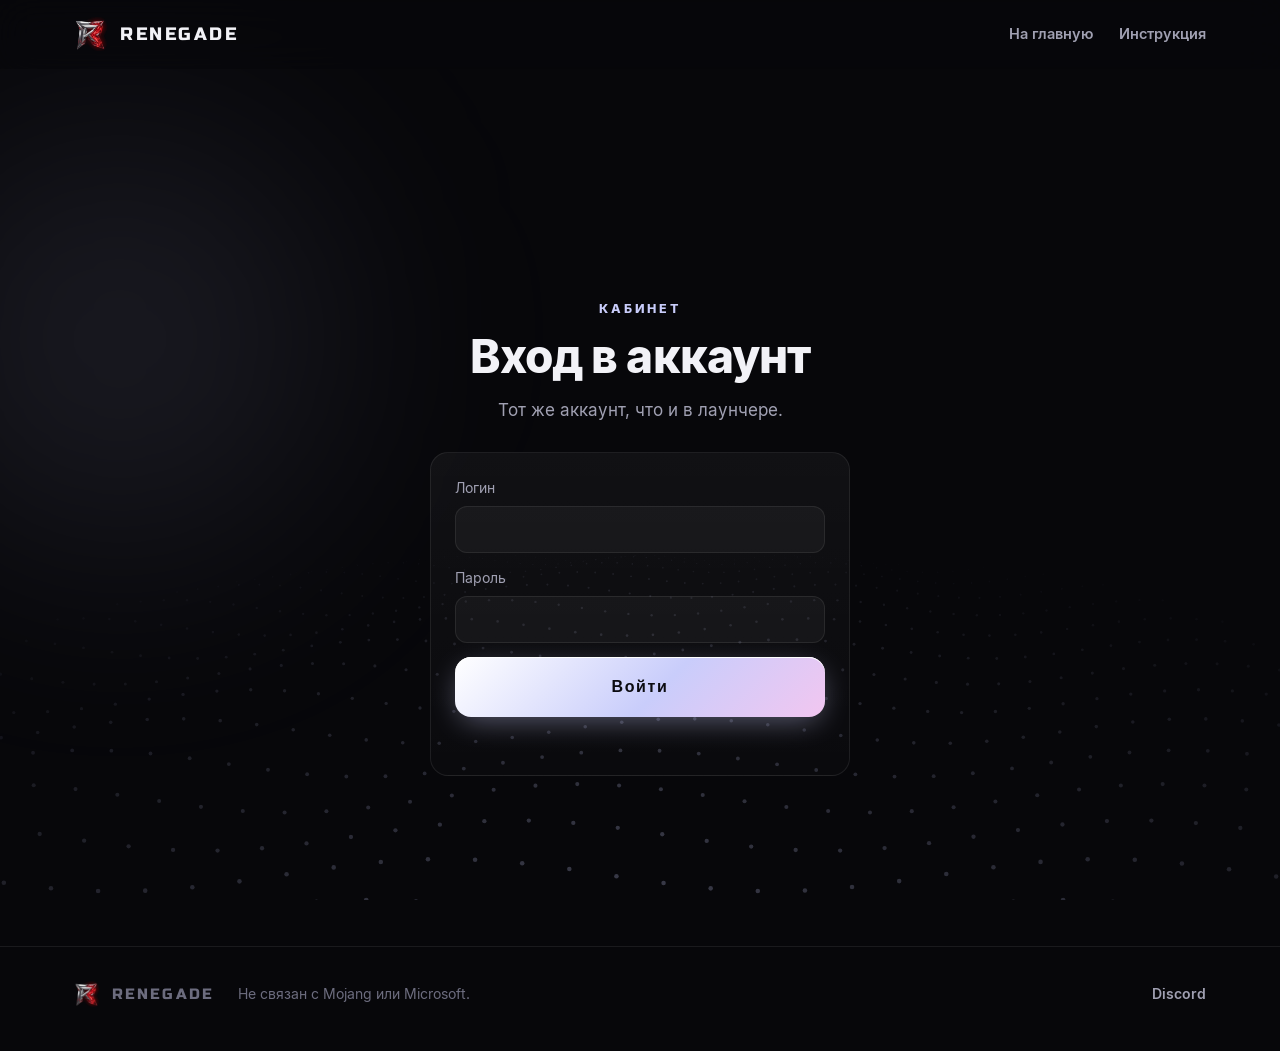
<file: account.html>
<!doctype html>
<html lang="ru">
<head>
<meta charset="utf-8">
<meta name="viewport" content="width=device-width, initial-scale=1">
<title>Кабинет — Renegade</title>
<meta name="description" content="Личный кабинет Renegade: подписка, привязанный компьютер, смена пароля.">
<meta name="robots" content="noindex">
<meta name="theme-color" content="#08080b">
<link rel="icon" href="/favicon.ico">
<link rel="preload" href="/fonts/Inter-Regular.woff2" as="font" type="font/woff2" crossorigin>
<link rel="preload" href="/fonts/RussoOne-Regular.woff2" as="font" type="font/woff2" crossorigin>
<link rel="stylesheet" href="/style.css">
<link rel="stylesheet" href="/account.css">
</head>
<body>
<canvas id="dots"></canvas>

<header id="top">
  <div class="wrap nav">
    <a class="logo brand" href="/"><img src="/img/logo.png" alt="">RENEGADE</a>
    <nav class="links top">
      <a href="/">На главную</a>
      <a href="/guide.html">Инструкция</a>
    </nav>
  </div>
</header>

<main>
  <div class="wrap acc-wrap">
    <div class="glow" style="width:420px;height:420px;left:-140px;top:60px;background:rgba(201,205,251,.10)"></div>

    <!-- Вход -->
    <section id="login-view" hidden>
      <div class="head c">
        <div class="kicker">Кабинет</div>
        <h2>Вход в аккаунт</h2>
        <p class="lead">Тот же аккаунт, что и в лаунчере.</p>
      </div>
      <form class="card acc-card" id="login-form" autocomplete="on">
        <label>Логин
          <input id="login" name="username" autocomplete="username" required maxlength="64" spellcheck="false">
        </label>
        <label>Пароль
          <input id="password" name="password" type="password" autocomplete="current-password" required maxlength="256">
        </label>
        <!-- Проверка «я не робот»: обычно проходит сама, видимой становится при подозрительном входе -->
        <div id="captcha" class="acc-captcha"></div>
        <button class="btn primary big" type="submit" id="login-btn">Войти</button>
        <p class="acc-msg" id="login-msg" role="status" aria-live="polite"></p>
      </form>
    </section>

    <!-- Профиль -->
    <section id="profile-view" hidden>
      <div class="head c">
        <div class="kicker">Кабинет</div>
        <h2 id="hello">Аккаунт</h2>
        <p class="lead" id="sub-line">—</p>
      </div>

      <div class="acc-grid">
        <div class="card acc-card">
          <h3>Подписка</h3>
          <p class="acc-big" id="sub-until">—</p>
          <p class="note" id="sub-note">—</p>
        </div>

        <div class="card acc-card">
          <h3>Компьютер</h3>
          <p class="note" id="unbind-note">Клиент работает на одном компьютере.</p>
          <ul class="acc-list" id="devices"></ul>
          <button class="btn" id="unbind-btn" type="button">Отвязать компьютер</button>
          <p class="acc-msg" id="unbind-msg" role="status" aria-live="polite"></p>
        </div>

        <div class="card acc-card">
          <h3>Пароль</h3>
          <form id="pw-form">
            <label>Текущий пароль
              <input id="pw-old" type="password" autocomplete="current-password" required maxlength="256">
            </label>
            <label>Новый пароль <span class="note">не короче 8 символов</span>
              <input id="pw-new" type="password" autocomplete="new-password" required minlength="8" maxlength="256">
            </label>
            <button class="btn" type="submit">Сменить пароль</button>
            <p class="acc-msg" id="pw-msg" role="status" aria-live="polite"></p>
          </form>
        </div>
      </div>

      <div class="acc-foot">
        <button class="btn" id="logout-btn" type="button">Выйти</button>
      </div>
    </section>
  </div>
</main>

<footer>
  <div class="wrap foot">
    <span class="logo brand" style="font-size:15px"><img src="/img/logo.png" alt="" style="width:26px;height:26px">RENEGADE</span>
    <span>Не связан с Mojang или Microsoft.</span>
    <nav class="links">
      <a href="https://discord.gg/bZ93QBgY3J" target="_blank" rel="noopener">Discord</a>
    </nav>
  </div>
</footer>

<script src="/site.js"></script>
<script src="https://challenges.cloudflare.com/turnstile/v0/api.js?render=explicit&onload=rgCaptchaReady" async defer></script>
<script src="/account.js"></script>
</body>
</html>
</file>
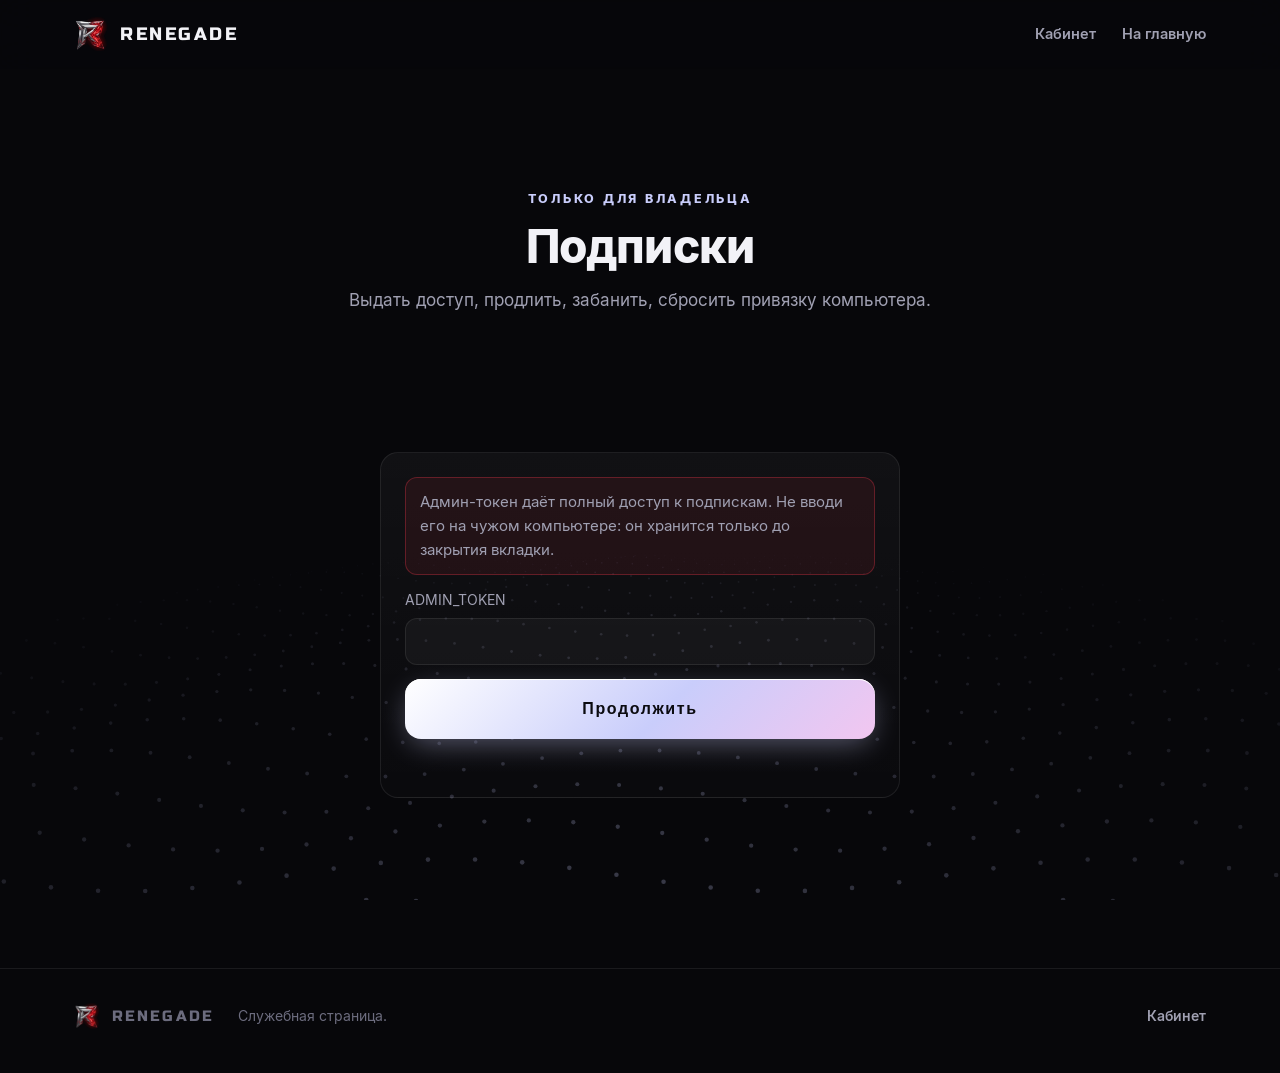
<file: admin.html>
<!doctype html>
<html lang="ru">
<head>
<meta charset="utf-8">
<meta name="viewport" content="width=device-width, initial-scale=1">
<title>Админка — Renegade</title>
<meta name="robots" content="noindex, nofollow">
<meta name="theme-color" content="#08080b">
<link rel="icon" href="/favicon.ico">
<link rel="stylesheet" href="/style.css">
<link rel="stylesheet" href="/account.css">
</head>
<body>
<canvas id="dots"></canvas>

<header id="top">
  <div class="wrap nav">
    <a class="logo brand" href="/"><img src="/img/logo.png" alt="">RENEGADE</a>
    <nav class="links top"><a href="/account.html">Кабинет</a><a href="/">На главную</a></nav>
  </div>
</header>

<main>
  <div class="wrap acc-wrap">
    <div class="head c">
      <div class="kicker">Только для владельца</div>
      <h2>Подписки</h2>
      <p class="lead">Выдать доступ, продлить, забанить, сбросить привязку компьютера.</p>
    </div>

    <!-- Админ-токен -->
    <section id="auth-view" hidden>
      <form class="card acc-card" id="auth-form" style="max-width:520px;margin:0 auto">
        <p class="acc-warn">Админ-токен даёт полный доступ к подпискам. Не вводи его на чужом компьютере: он хранится только до закрытия вкладки.</p>
        <label>ADMIN_TOKEN
          <input id="admin-token" type="password" required autocomplete="off" spellcheck="false">
        </label>
        <button class="btn primary big" type="submit">Продолжить</button>
        <p class="acc-msg" id="auth-msg" role="status" aria-live="polite"></p>
      </form>
    </section>

    <section id="panel-view" hidden>
      <div class="acc-grid">
        <div class="card acc-card">
          <h3>Выдать или продлить</h3>
          <p class="note">Если логина ещё нет — создаётся новый аккаунт, пароль обязателен. Если есть — продлевается подписка; продление считается от конца текущей, а не от сегодня.</p>
          <form id="user-form">
            <label>Логин
              <input id="u-login" required maxlength="64" spellcheck="false" autocomplete="off">
            </label>
            <div class="acc-row">
              <label>Пароль <span class="note">для нового</span>
                <input id="u-pass" type="text" maxlength="256" autocomplete="off" spellcheck="false">
              </label>
              <label>Группа
                <input id="u-group" maxlength="32" placeholder="user" autocomplete="off" spellcheck="false">
              </label>
            </div>
            <div class="acc-row">
              <label>Срок, дней
                <select id="u-days">
                  <option value="">— не менять —</option>
                  <option value="7">7 дней</option>
                  <option value="30" selected>30 дней</option>
                  <option value="90">90 дней</option>
                  <option value="365">год</option>
                </select>
              </label>
              <label>Или точная дата
                <input id="u-until" type="date">
              </label>
            </div>
            <div class="acc-checks">
              <label><input id="u-reset" type="checkbox"> сбросить привязку ПК (платная смена компьютера)</label>
              <label><input id="u-revoke" type="checkbox"> разлогинить везде</label>
            </div>
            <button class="btn primary" type="submit">Применить</button>
            <p class="acc-msg" id="user-msg" role="status" aria-live="polite"></p>
            <pre class="acc-out" id="user-out" hidden></pre>
          </form>
        </div>

        <div class="card acc-card">
          <h3>Забрать доступ</h3>
          <p class="note">Ставит дату окончания в прошлое и разлогинивает все устройства. Клиент перестанет запускаться — но до двух суток может работать на сохранённом ключе, если у игрока нет связи.</p>
          <form id="ban-form">
            <label>Логин
              <input id="b-login" required maxlength="64" spellcheck="false" autocomplete="off">
            </label>
            <button class="btn" type="submit">Забрать доступ</button>
            <p class="acc-msg" id="ban-msg" role="status" aria-live="polite"></p>
          </form>
        </div>

        <div class="card acc-card">
          <h3>Персональное ядро версии</h3>
          <p class="note">Загрузить jar ядра на сервер. После этого версия работает в персональном режиме: у каждого подписчика свой ключ и своя копия. Файл jar — тот же, что лежит в выпуске. Для версий, которые уже выпущены с общим ключом (например 0.3.9), это не нужно.</p>
          <form id="core-form">
            <label>Версия ядра
              <input id="c-ver" required maxlength="32" placeholder="0.4.0" spellcheck="false" autocomplete="off">
            </label>
            <label>Файл ядра (renegade-X.jar)
              <input id="c-file" type="file" accept=".jar" required>
            </label>
            <button class="btn" type="submit">Загрузить на сервер</button>
            <p class="acc-msg" id="core-msg" role="status" aria-live="polite"></p>
          </form>
        </div>

        <div class="card acc-card">
          <h3>Ключ версии ядра</h3>
          <p class="note">Обычно это делает сборка выпуска сама. Вручную — если ключ потерялся или версию публиковали руками. Без ключа игроки получат «неизвестная версия».</p>
          <form id="key-form">
            <label>Версия ядра
              <input id="k-ver" required maxlength="32" placeholder="0.3.9" spellcheck="false" autocomplete="off">
            </label>
            <label>Ключ (64 hex)
              <input id="k-hex" required maxlength="64" type="password" spellcheck="false" autocomplete="off">
            </label>
            <button class="btn" type="submit">Зарегистрировать</button>
            <p class="acc-msg" id="key-msg" role="status" aria-live="polite"></p>
          </form>
        </div>
      </div>

      <div class="card acc-card" style="margin-top:18px">
        <h3>Кто получал ключи</h3>
        <p class="note">Журнал выдачи ядра. Если клиент утёк, здесь видно, через какие аккаунты его получали. Метка с номером аккаунта лежит и внутри самого ядра в памяти — она видна в слитом дампе.</p>
        <button class="btn" id="log-btn" type="button">Показать последние 100</button>
        <p class="acc-msg" id="log-msg" role="status" aria-live="polite"></p>
        <ul class="acc-list" id="log-list"></ul>
      </div>

      <div class="card acc-card" style="margin-top:18px">
        <h3>Подозрение на шаринг</h3>
        <p class="note">Аккаунты, выдавшие ключ ядра на подозрительно много разных ПК (признак передачи доступа). Лимит — 1 ПК на аккаунт, поэтому несколько разных ПК набегает через платные отвязки: много устройств = повод проверить и при необходимости забрать доступ.</p>
        <button class="btn" id="anom-btn" type="button">Показать (от 3 ПК)</button>
        <p class="acc-msg" id="anom-msg" role="status" aria-live="polite"></p>
        <ul class="acc-list" id="anom-list"></ul>
      </div>

      <div class="acc-foot">
        <button class="btn" id="forget-btn" type="button">Забыть токен</button>
      </div>
    </section>
  </div>
</main>

<footer>
  <div class="wrap foot">
    <span class="logo brand" style="font-size:15px"><img src="/img/logo.png" alt="" style="width:26px;height:26px">RENEGADE</span>
    <span>Служебная страница.</span>
    <nav class="links"><a href="/account.html">Кабинет</a></nav>
  </div>
</footer>

<script src="/site.js"></script>
<script src="/admin.js"></script>
</body>
</html>
</file>
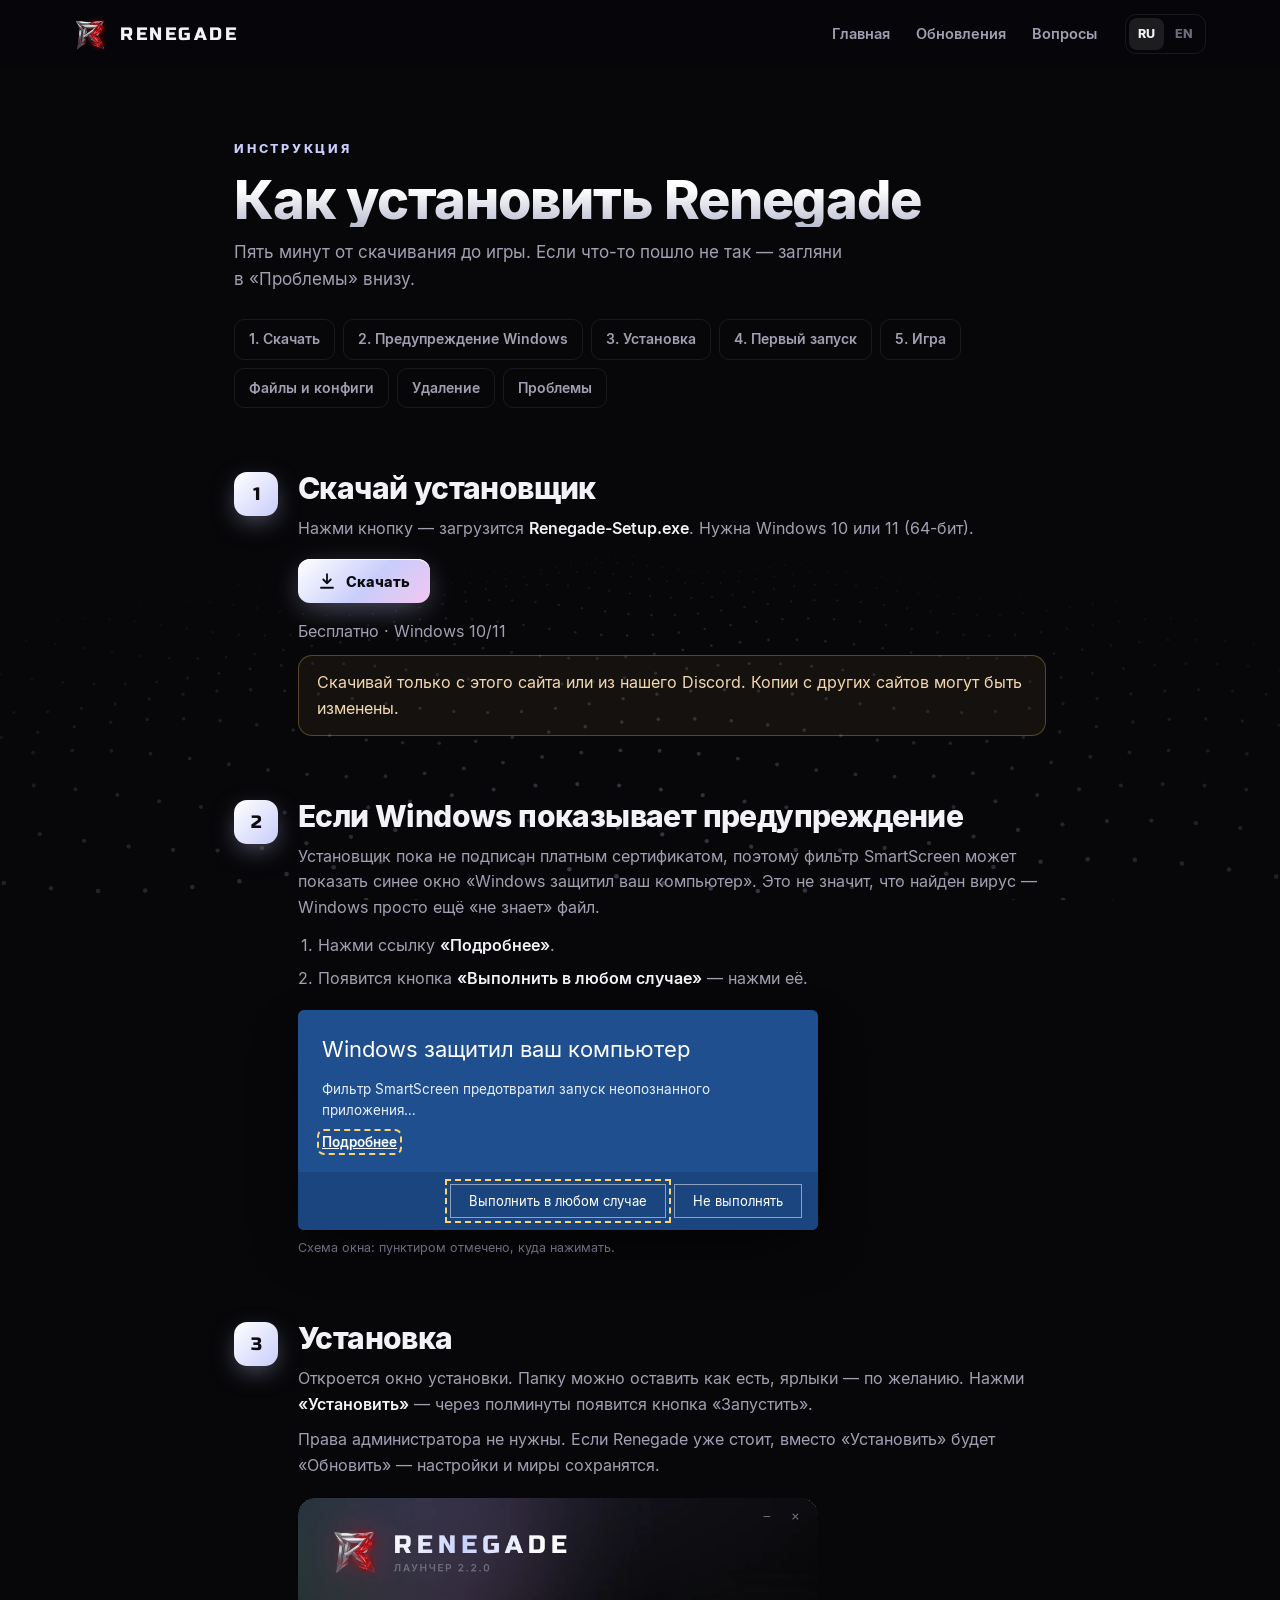
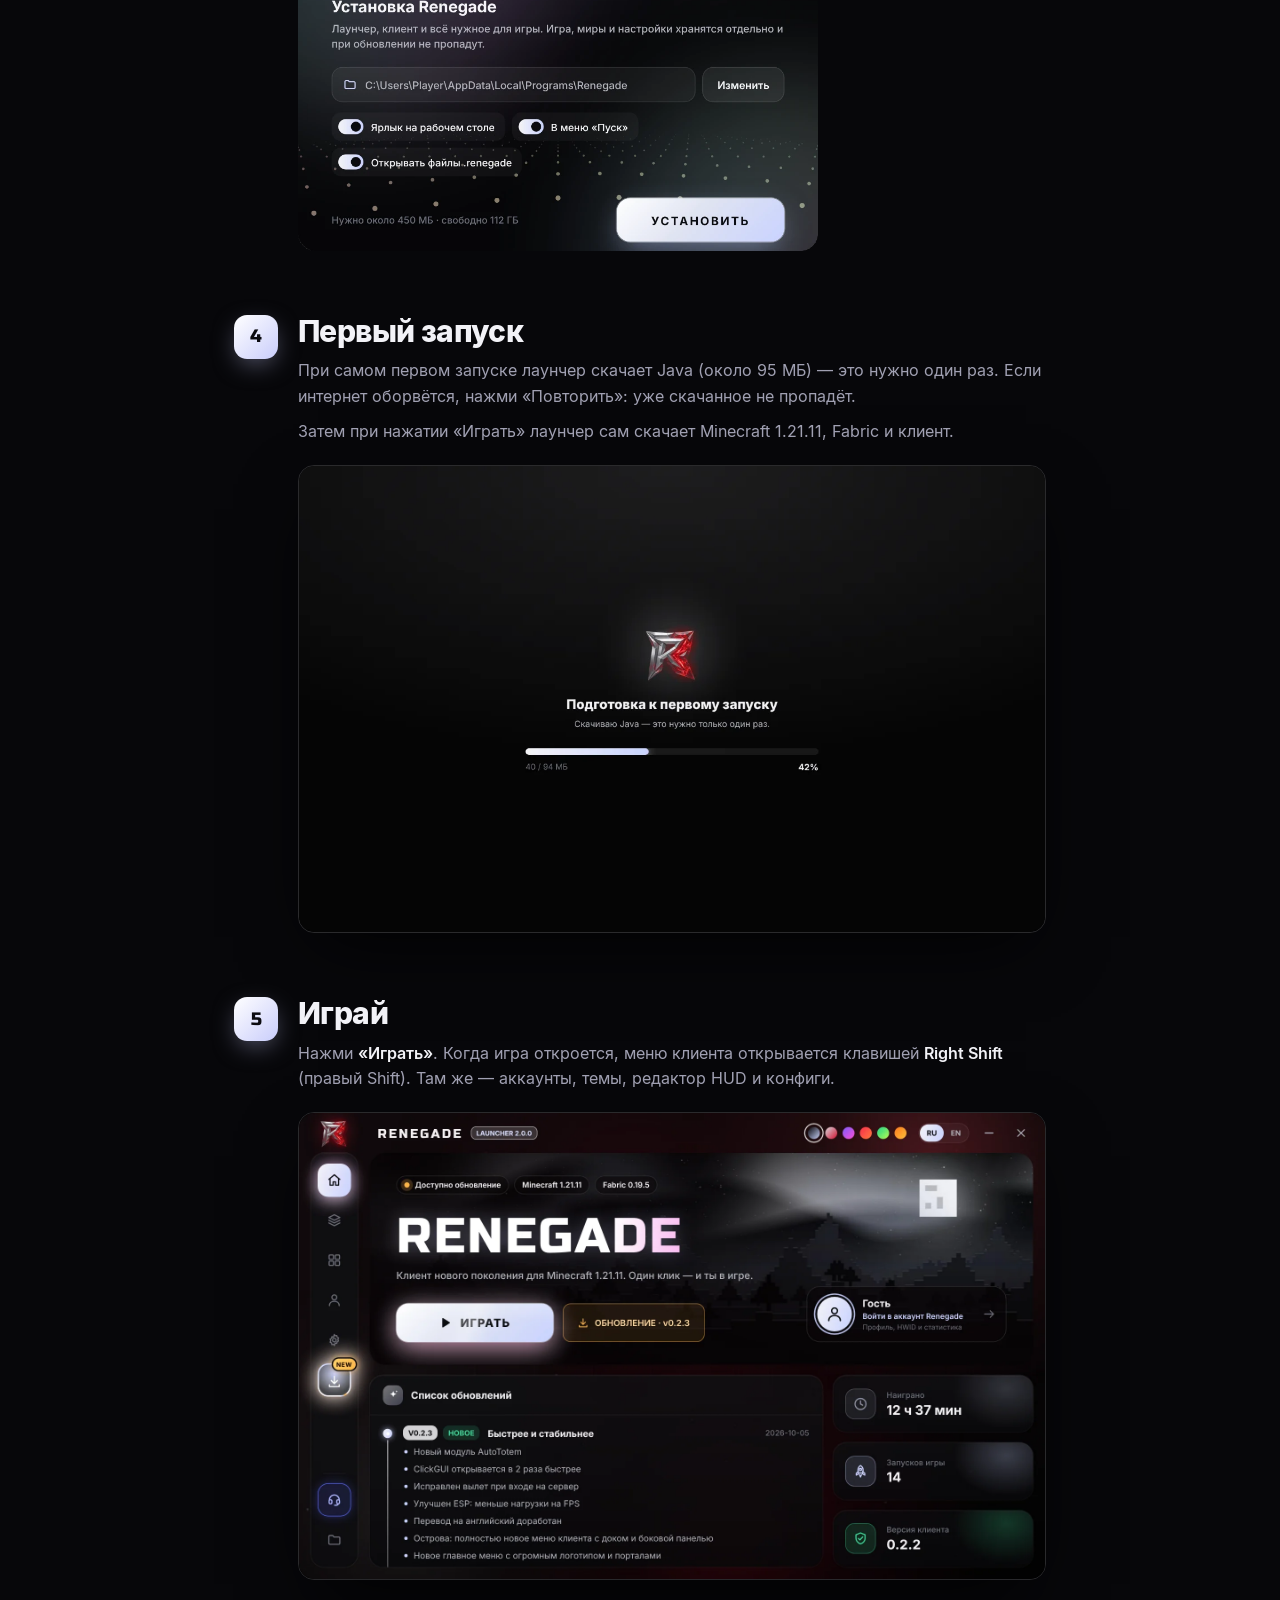
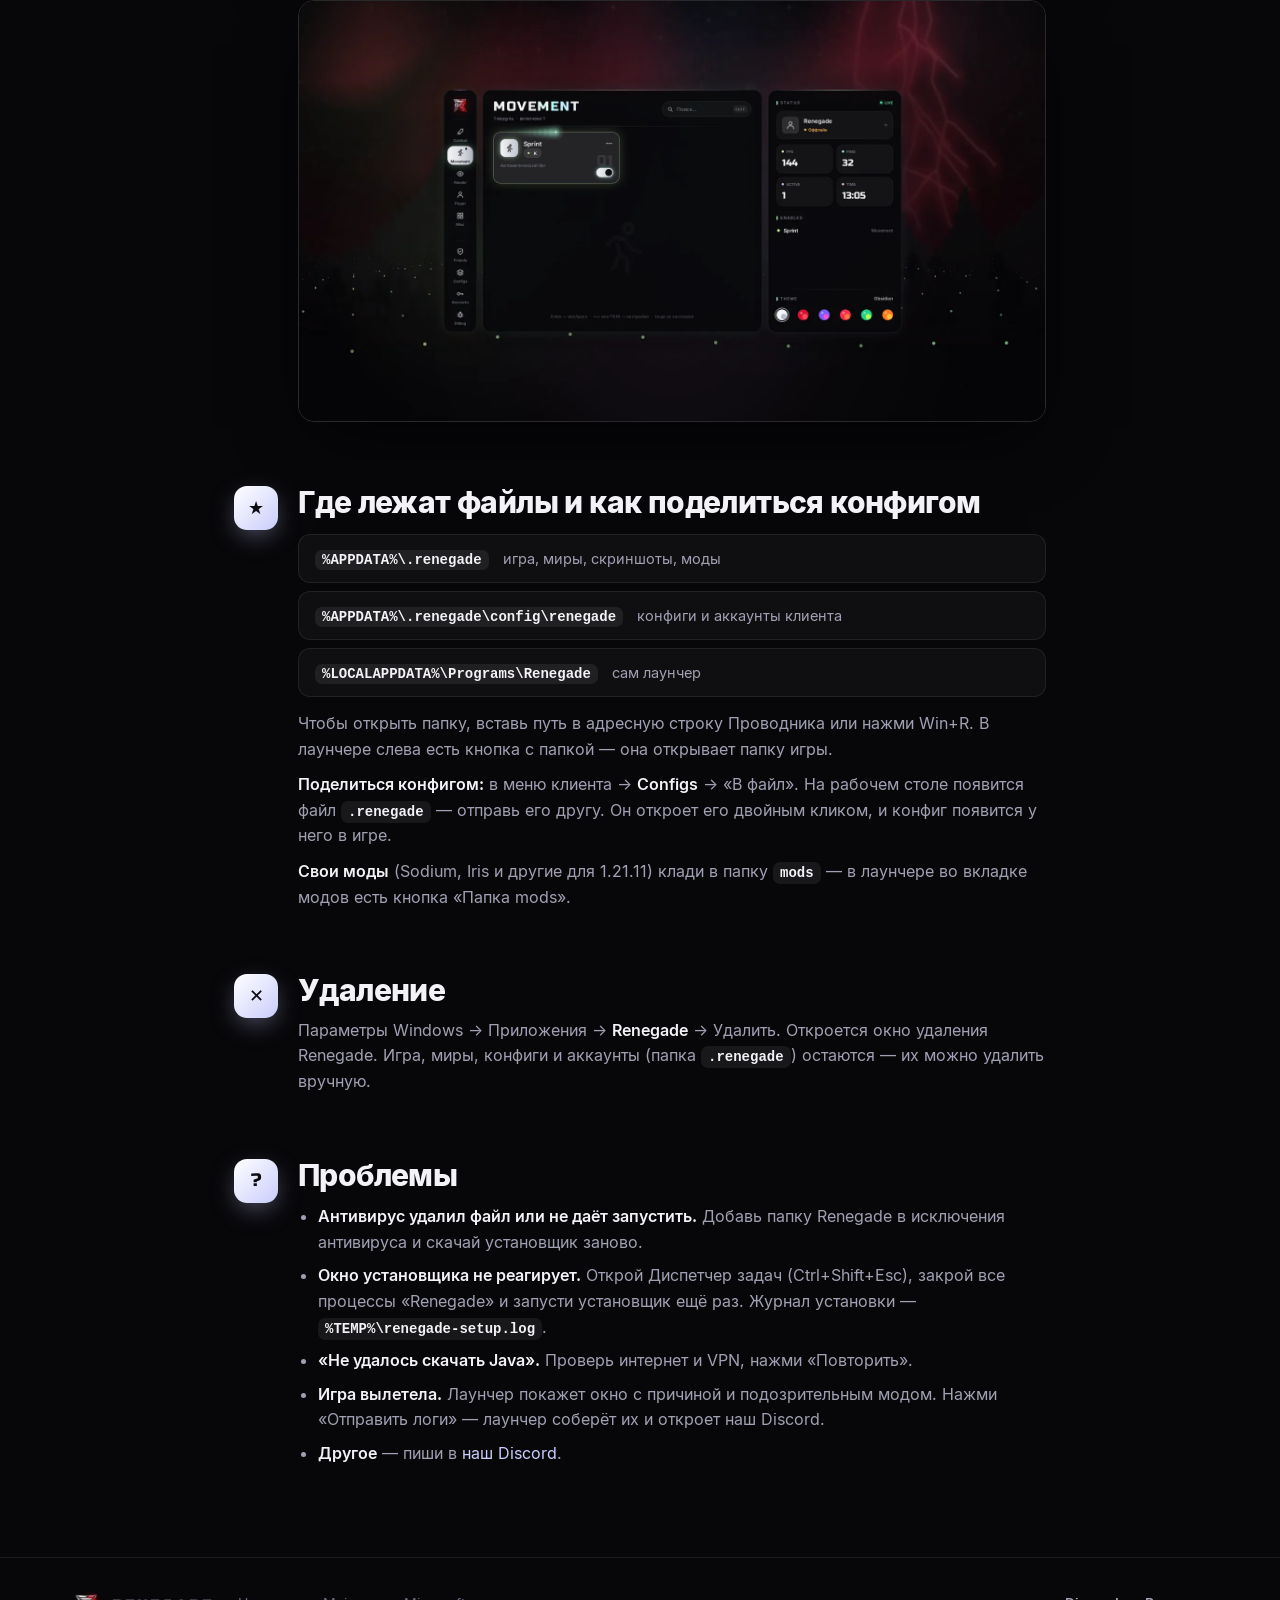
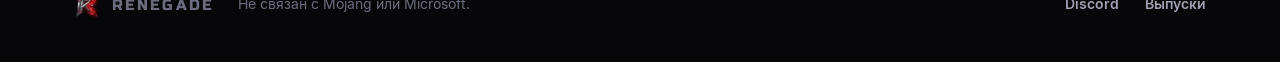
<file: guide.html>
<!doctype html>
<html lang="ru">
<head>
<meta charset="utf-8">
<meta name="viewport" content="width=device-width, initial-scale=1">
<title>Инструкция — Renegade</title>
<meta name="description" content="Как установить Renegade: скачивание, предупреждение Windows, первый запуск, где лежат файлы, удаление и частые проблемы.">
<meta name="theme-color" content="#08080b">
<link rel="icon" href="/favicon.ico">
<link rel="alternate" hreflang="en" href="https://broulyy.github.io/en/guide.html">
<link rel="stylesheet" href="/style.css">
</head>
<body>
<canvas id="dots"></canvas>

<header id="top">
  <div class="wrap nav">
    <a class="logo brand" href="/"><img src="/img/logo.png" alt="">RENEGADE</a>
    <nav class="links top">
      <a href="/">Главная</a>
      <a href="/#updates">Обновления</a>
      <a href="/#faq">Вопросы</a>
    </nav>
    <div class="lang"><a class="on" href="/guide.html">RU</a><a href="/en/guide.html">EN</a></div>
  </div>
</header>

<main class="guide">
  <div class="kicker rv">Инструкция</div>
  <h1 class="rv">Как установить Renegade</h1>
  <p class="lead rv">Пять минут от скачивания до игры. Если что-то пошло не так — загляни в «Проблемы» внизу.</p>
  <nav class="toc rv">
    <a href="#download">1. Скачать</a><a href="#smartscreen">2. Предупреждение Windows</a><a href="#install">3. Установка</a>
    <a href="#first">4. Первый запуск</a><a href="#play">5. Игра</a><a href="#files">Файлы и конфиги</a><a href="#remove">Удаление</a><a href="#problems">Проблемы</a>
  </nav>

  <section class="gstep rv" id="download">
    <div class="n">1</div>
    <h2>Скачай установщик</h2>
    <p>Нажми кнопку — загрузится <b>Renegade-Setup.exe</b>. Нужна Windows 10 или 11 (64-бит).</p>
    <div class="cta" style="justify-content:flex-start;margin-top:18px">
      <a class="btn primary dl" href="https://github.com/Broulyy/renegade-releases/releases/latest/download/Renegade-Setup.exe">
        <svg viewBox="0 0 24 24" fill="none" stroke="currentColor" stroke-width="2.4" stroke-linecap="round" stroke-linejoin="round"><path d="M12 3v12m0 0-5-5m5 5 5-5M4 21h16"/></svg>Скачать</a>
    </div>
    <p class="meta dlmeta" style="text-align:left">Бесплатно · Windows 10/11</p>
    <p class="note">Скачивай только с этого сайта или из нашего Discord. Копии с других сайтов могут быть изменены.</p>
  </section>

  <section class="gstep rv" id="smartscreen">
    <div class="n">2</div>
    <h2>Если Windows показывает предупреждение</h2>
    <p>Установщик пока не подписан платным сертификатом, поэтому фильтр SmartScreen может показать синее окно «Windows защитил ваш компьютер». Это не значит, что найден вирус — Windows просто ещё «не знает» файл.</p>
    <ol>
      <li>Нажми ссылку <b>«Подробнее»</b>.</li>
      <li>Появится кнопка <b>«Выполнить в любом случае»</b> — нажми её.</li>
    </ol>
    <div class="ss" aria-hidden="true">
      <div class="ss-body"><h4>Windows защитил ваш компьютер</h4><p>Фильтр SmartScreen предотвратил запуск неопознанного приложения…</p><p style="margin-top:10px"><u>Подробнее</u></p></div>
      <div class="ss-foot"><span class="hl">Выполнить в любом случае</span><span>Не выполнять</span></div>
    </div>
    <p class="ss-cap">Схема окна: пунктиром отмечено, куда нажимать.</p>
  </section>

  <section class="gstep rv" id="install">
    <div class="n">3</div>
    <h2>Установка</h2>
    <p>Откроется окно установки. Папку можно оставить как есть, ярлыки — по желанию. Нажми <b>«Установить»</b> — через полминуты появится кнопка «Запустить».</p>
    <p>Права администратора не нужны. Если Renegade уже стоит, вместо «Установить» будет «Обновить» — настройки и миры сохранятся.</p>
    <img class="pic bare" src="/img/installer.webp" alt="Окно установки Renegade" loading="lazy" width="930" height="630">
  </section>

  <section class="gstep rv" id="first">
    <div class="n">4</div>
    <h2>Первый запуск</h2>
    <p>При самом первом запуске лаунчер скачает Java (около 95 МБ) — это нужно один раз. Если интернет оборвётся, нажми «Повторить»: уже скачанное не пропадёт.</p>
    <p>Затем при нажатии «Играть» лаунчер сам скачает Minecraft 1.21.11, Fabric и клиент.</p>
    <img class="pic" src="/img/java.webp" alt="Подготовка к первому запуску" loading="lazy" width="1120" height="700">
  </section>

  <section class="gstep rv" id="play">
    <div class="n">5</div>
    <h2>Играй</h2>
    <p>Нажми <b>«Играть»</b>. Когда игра откроется, меню клиента открывается клавишей <b>Right Shift</b> (правый Shift). Там же — аккаунты, темы, редактор HUD и конфиги.</p>
    <img class="pic" src="/img/launcher.webp" alt="Лаунчер Renegade" loading="lazy" width="1680" height="1050">
    <img class="pic" src="/img/menu.webp" alt="Меню клиента" loading="lazy" width="1600" height="900">
  </section>

  <section class="gstep rv" id="files">
    <div class="n">★</div>
    <h2>Где лежат файлы и как поделиться конфигом</h2>
    <div class="paths">
      <div><code>%APPDATA%\.renegade</code><span>игра, миры, скриншоты, моды</span></div>
      <div><code>%APPDATA%\.renegade\config\renegade</code><span>конфиги и аккаунты клиента</span></div>
      <div><code>%LOCALAPPDATA%\Programs\Renegade</code><span>сам лаунчер</span></div>
    </div>
    <p style="margin-top:14px">Чтобы открыть папку, вставь путь в адресную строку Проводника или нажми Win+R. В лаунчере слева есть кнопка с папкой — она открывает папку игры.</p>
    <p><b>Поделиться конфигом:</b> в меню клиента → <b>Configs</b> → «В файл». На рабочем столе появится файл <code>.renegade</code> — отправь его другу. Он откроет его двойным кликом, и конфиг появится у него в игре.</p>
    <p><b>Свои моды</b> (Sodium, Iris и другие для 1.21.11) клади в папку <code>mods</code> — в лаунчере во вкладке модов есть кнопка «Папка mods».</p>
  </section>

  <section class="gstep rv" id="remove">
    <div class="n">✕</div>
    <h2>Удаление</h2>
    <p>Параметры Windows → Приложения → <b>Renegade</b> → Удалить. Откроется окно удаления Renegade. Игра, миры, конфиги и аккаунты (папка <code>.renegade</code>) остаются — их можно удалить вручную.</p>
  </section>

  <section class="gstep rv" id="problems">
    <div class="n">?</div>
    <h2>Проблемы</h2>
    <ul>
      <li><b>Антивирус удалил файл или не даёт запустить.</b> Добавь папку Renegade в исключения антивируса и скачай установщик заново.</li>
      <li><b>Окно установщика не реагирует.</b> Открой Диспетчер задач (Ctrl+Shift+Esc), закрой все процессы «Renegade» и запусти установщик ещё раз. Журнал установки — <code>%TEMP%\renegade-setup.log</code>.</li>
      <li><b>«Не удалось скачать Java».</b> Проверь интернет и VPN, нажми «Повторить».</li>
      <li><b>Игра вылетела.</b> Лаунчер покажет окно с причиной и подозрительным модом. Нажми «Отправить логи» — лаунчер соберёт их и откроет наш Discord.</li>
      <li><b>Другое</b> — пиши в <a href="https://discord.gg/bZ93QBgY3J" target="_blank" rel="noopener" style="color:var(--acc)">наш Discord</a>.</li>
    </ul>
  </section>
</main>

<footer>
  <div class="wrap foot">
    <span class="logo brand" style="font-size:15px"><img src="/img/logo.png" alt="" style="width:26px;height:26px">RENEGADE</span>
    <span>Не связан с Mojang или Microsoft.</span>
    <nav class="links">
      <a href="https://discord.gg/bZ93QBgY3J" target="_blank" rel="noopener">Discord</a>
      <a href="https://github.com/Broulyy/renegade-releases/releases" target="_blank" rel="noopener">Выпуски</a>
    </nav>
  </div>
</footer>
<script src="/site.js"></script>
</body>
</html>
</file>
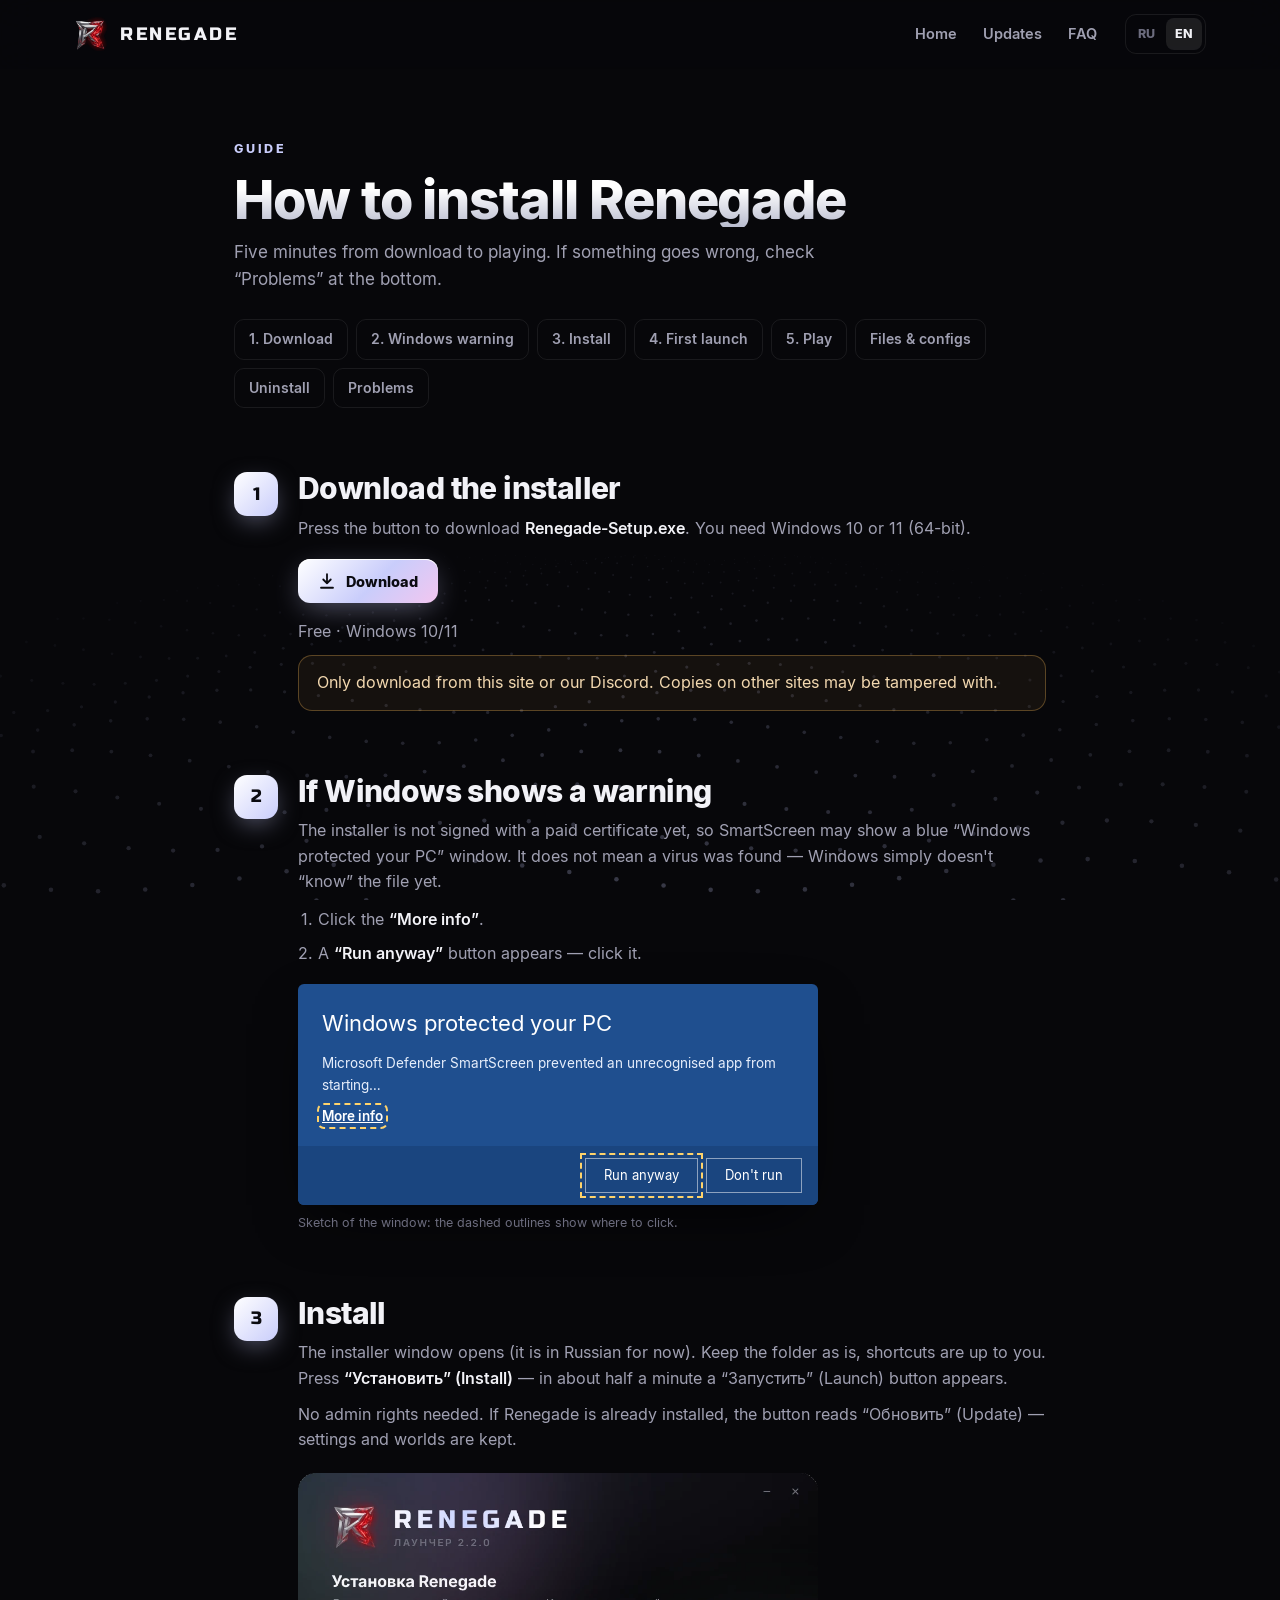
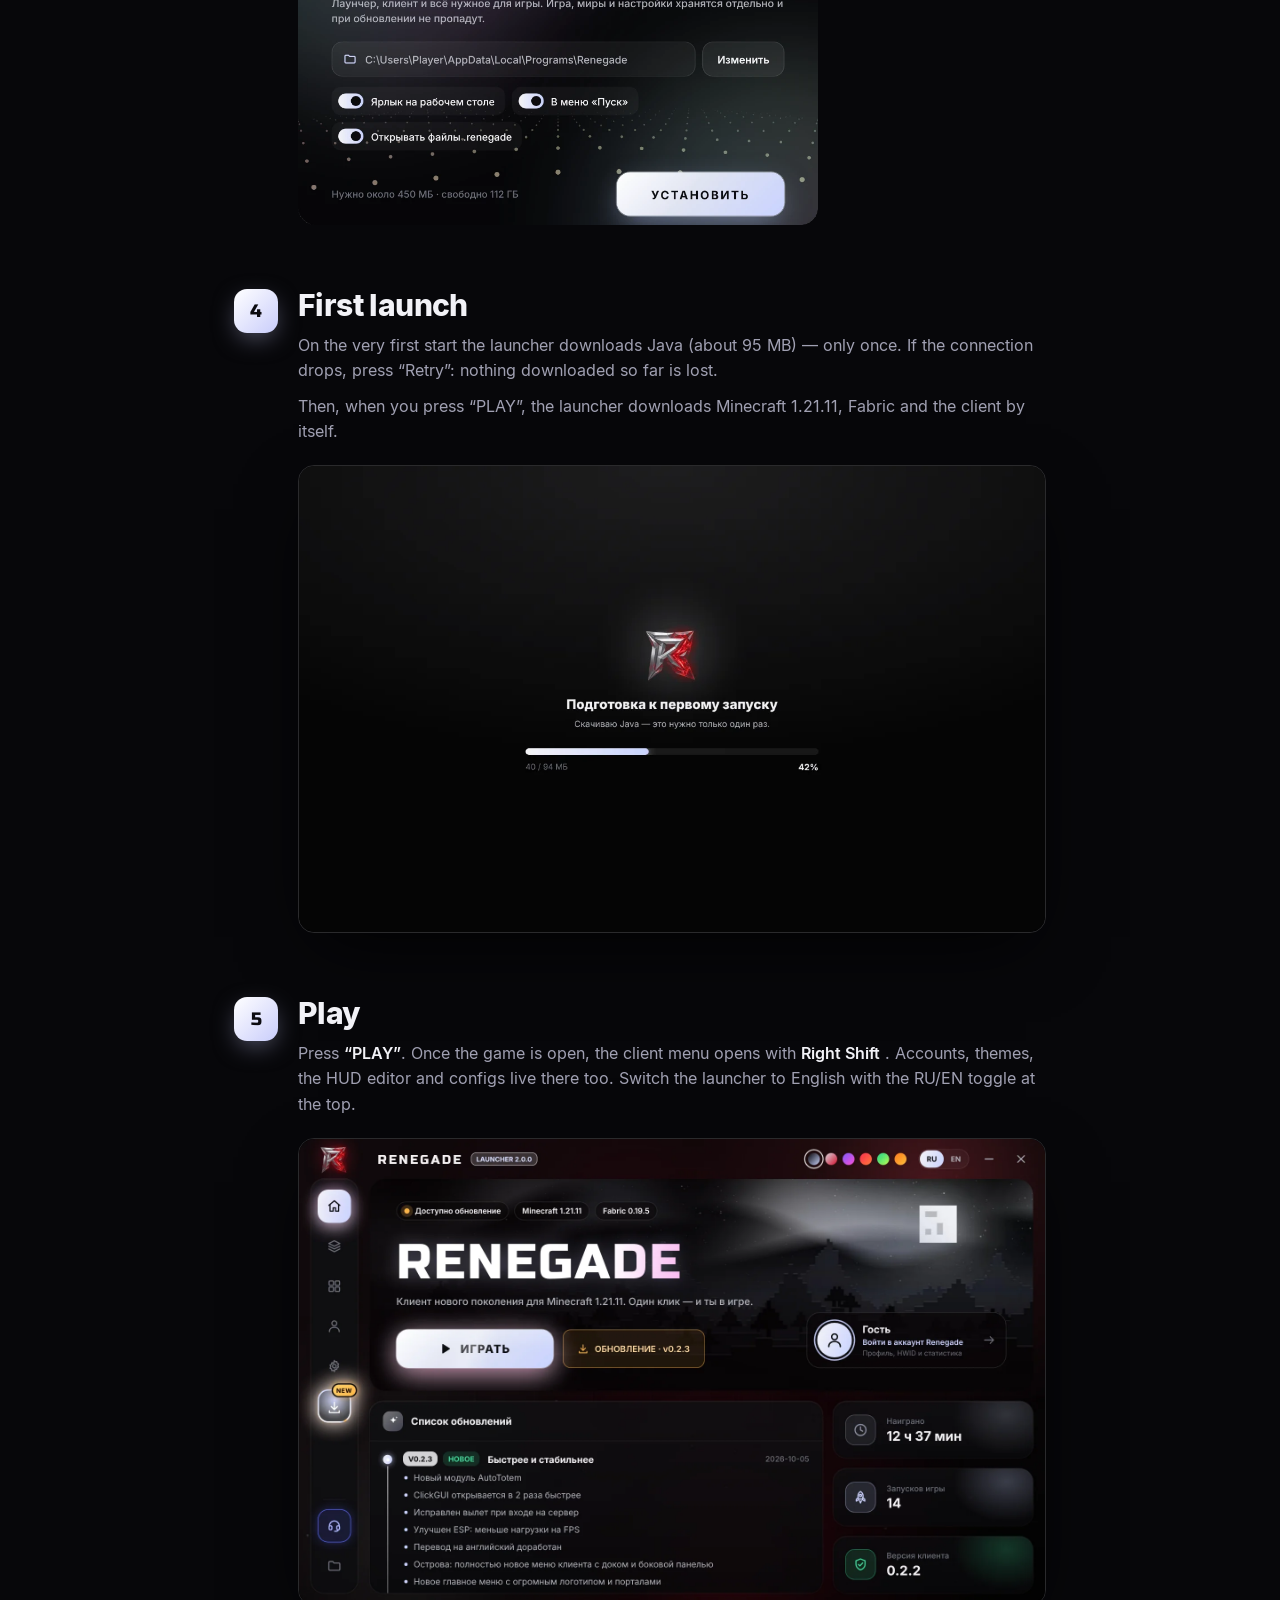
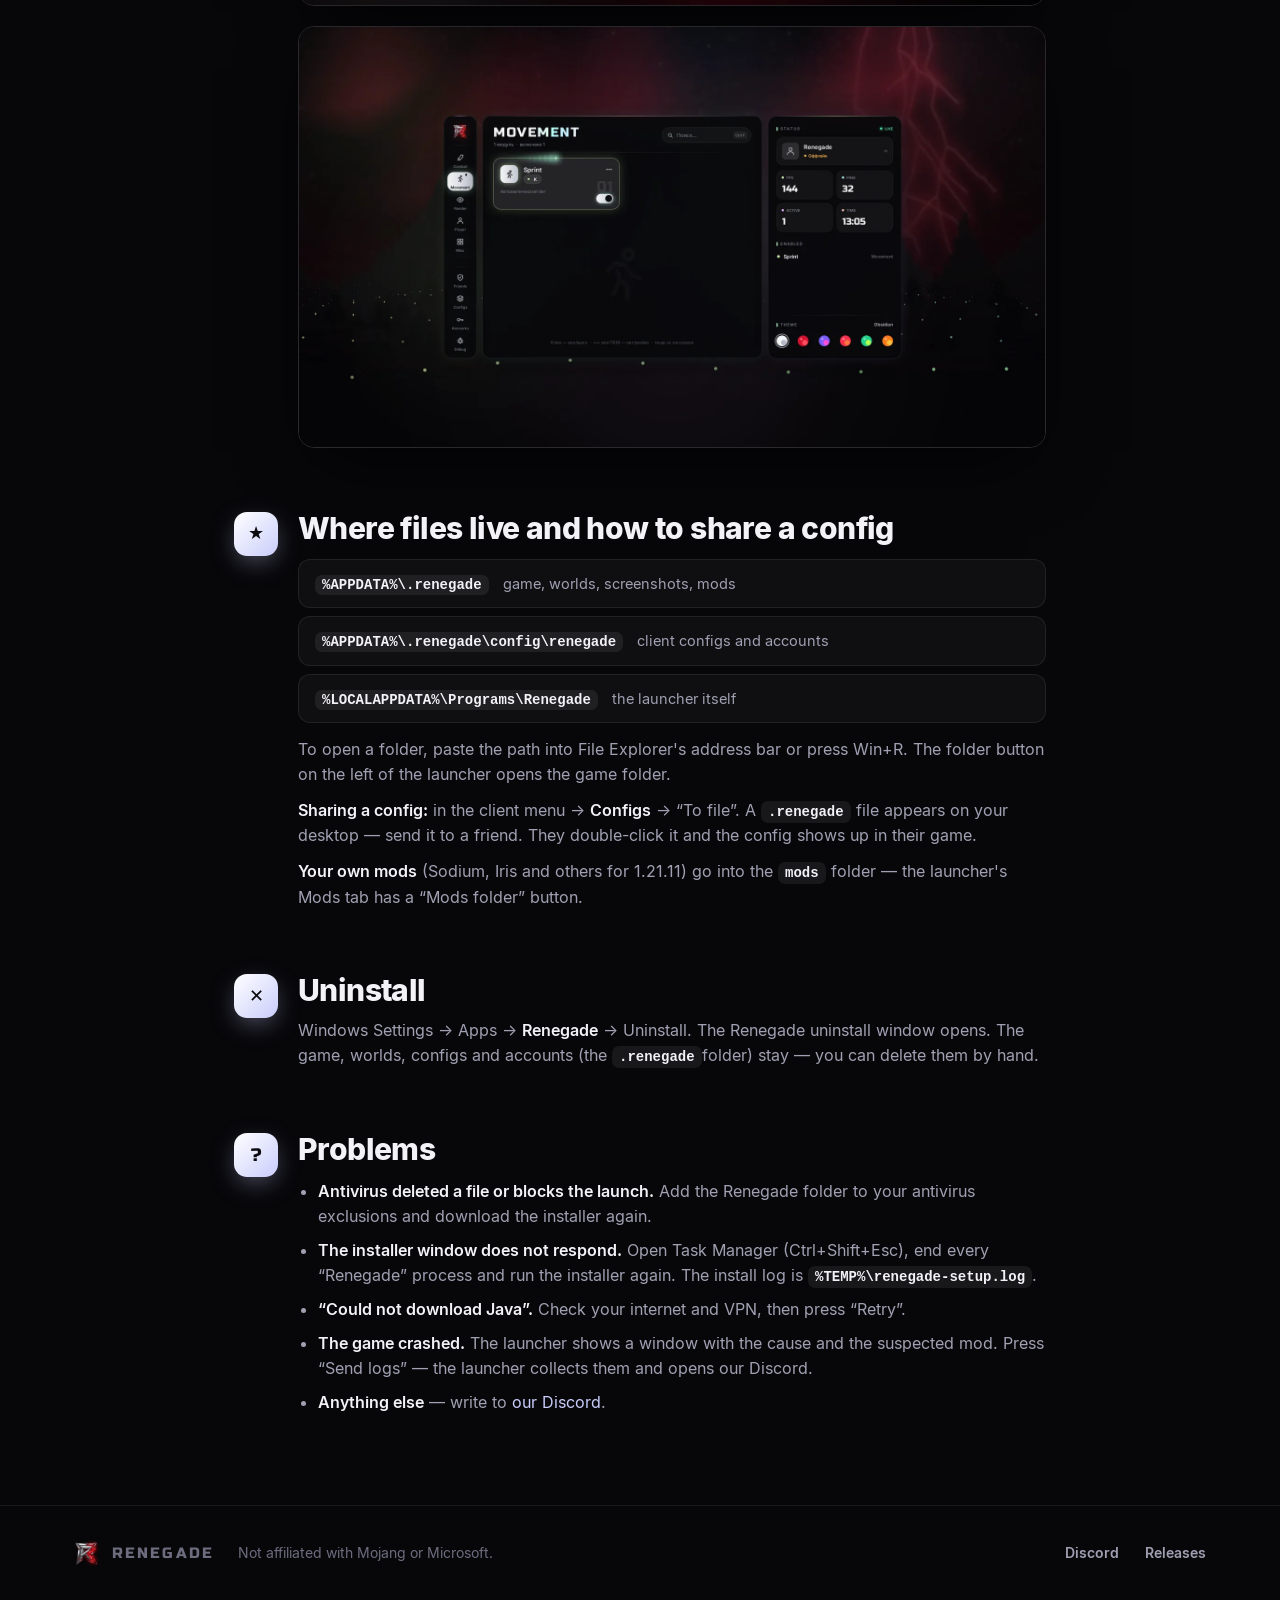
<file: en/guide.html>
<!doctype html>
<html lang="en">
<head>
<meta charset="utf-8">
<meta name="viewport" content="width=device-width, initial-scale=1">
<title>Guide — Renegade</title>
<meta name="description" content="How to install Renegade: download, the Windows warning, first launch, where files live, uninstalling and common problems.">
<meta name="theme-color" content="#08080b">
<link rel="icon" href="/favicon.ico">
<link rel="alternate" hreflang="ru" href="https://broulyy.github.io/guide.html">
<link rel="stylesheet" href="/style.css">
</head>
<body>
<canvas id="dots"></canvas>

<header id="top">
  <div class="wrap nav">
    <a class="logo brand" href="/en/"><img src="/img/logo.png" alt="">RENEGADE</a>
    <nav class="links top">
      <a href="/en/">Home</a>
      <a href="/en/#updates">Updates</a>
      <a href="/en/#faq">FAQ</a>
    </nav>
    <div class="lang"><a href="/guide.html">RU</a><a class="on" href="/en/guide.html">EN</a></div>
  </div>
</header>

<main class="guide">
  <div class="kicker rv">Guide</div>
  <h1 class="rv">How to install Renegade</h1>
  <p class="lead rv">Five minutes from download to playing. If something goes wrong, check “Problems” at the bottom.</p>
  <nav class="toc rv">
    <a href="#download">1. Download</a><a href="#smartscreen">2. Windows warning</a><a href="#install">3. Install</a>
    <a href="#first">4. First launch</a><a href="#play">5. Play</a><a href="#files">Files & configs</a><a href="#remove">Uninstall</a><a href="#problems">Problems</a>
  </nav>

  <section class="gstep rv" id="download">
    <div class="n">1</div>
    <h2>Download the installer</h2>
    <p>Press the button to download <b>Renegade-Setup.exe</b>. You need Windows 10 or 11 (64-bit).</p>
    <div class="cta" style="justify-content:flex-start;margin-top:18px">
      <a class="btn primary dl" href="https://github.com/Broulyy/renegade-releases/releases/latest/download/Renegade-Setup.exe">
        <svg viewBox="0 0 24 24" fill="none" stroke="currentColor" stroke-width="2.4" stroke-linecap="round" stroke-linejoin="round"><path d="M12 3v12m0 0-5-5m5 5 5-5M4 21h16"/></svg>Download</a>
    </div>
    <p class="meta dlmeta" style="text-align:left">Free · Windows 10/11</p>
    <p class="note">Only download from this site or our Discord. Copies on other sites may be tampered with.</p>
  </section>

  <section class="gstep rv" id="smartscreen">
    <div class="n">2</div>
    <h2>If Windows shows a warning</h2>
    <p>The installer is not signed with a paid certificate yet, so SmartScreen may show a blue “Windows protected your PC” window. It does not mean a virus was found — Windows simply doesn't “know” the file yet.</p>
    <ol>
      <li>Click the <b>“More info”</b>.</li>
      <li>A <b>“Run anyway”</b> button appears — click it.</li>
    </ol>
    <div class="ss" aria-hidden="true">
      <div class="ss-body"><h4>Windows protected your PC</h4><p>Microsoft Defender SmartScreen prevented an unrecognised app from starting…</p><p style="margin-top:10px"><u>More info</u></p></div>
      <div class="ss-foot"><span class="hl">Run anyway</span><span>Don't run</span></div>
    </div>
    <p class="ss-cap">Sketch of the window: the dashed outlines show where to click.</p>
  </section>

  <section class="gstep rv" id="install">
    <div class="n">3</div>
    <h2>Install</h2>
    <p>The installer window opens (it is in Russian for now). Keep the folder as is, shortcuts are up to you. Press <b>“Установить” (Install)</b> — in about half a minute a “Запустить” (Launch) button appears.</p>
    <p>No admin rights needed. If Renegade is already installed, the button reads “Обновить” (Update) — settings and worlds are kept.</p>
    <img class="pic bare" src="/img/installer.webp" alt="Renegade installer window" loading="lazy" width="930" height="630">
  </section>

  <section class="gstep rv" id="first">
    <div class="n">4</div>
    <h2>First launch</h2>
    <p>On the very first start the launcher downloads Java (about 95 MB) — only once. If the connection drops, press “Retry”: nothing downloaded so far is lost.</p>
    <p>Then, when you press “PLAY”, the launcher downloads Minecraft 1.21.11, Fabric and the client by itself.</p>
    <img class="pic" src="/img/java.webp" alt="Getting ready for the first launch" loading="lazy" width="1120" height="700">
  </section>

  <section class="gstep rv" id="play">
    <div class="n">5</div>
    <h2>Play</h2>
    <p>Press <b>“PLAY”</b>. Once the game is open, the client menu opens with <b>Right Shift</b> . Accounts, themes, the HUD editor and configs live there too. Switch the launcher to English with the RU/EN toggle at the top.</p>
    <img class="pic" src="/img/launcher.webp" alt="Renegade launcher" loading="lazy" width="1680" height="1050">
    <img class="pic" src="/img/menu.webp" alt="Client menu" loading="lazy" width="1600" height="900">
  </section>

  <section class="gstep rv" id="files">
    <div class="n">★</div>
    <h2>Where files live and how to share a config</h2>
    <div class="paths">
      <div><code>%APPDATA%\.renegade</code><span>game, worlds, screenshots, mods</span></div>
      <div><code>%APPDATA%\.renegade\config\renegade</code><span>client configs and accounts</span></div>
      <div><code>%LOCALAPPDATA%\Programs\Renegade</code><span>the launcher itself</span></div>
    </div>
    <p style="margin-top:14px">To open a folder, paste the path into File Explorer's address bar or press Win+R. The folder button on the left of the launcher opens the game folder.</p>
    <p><b>Sharing a config:</b> in the client menu → <b>Configs</b> → “To file”. A <code>.renegade</code> file appears on your desktop — send it to a friend. They double-click it and the config shows up in their game.</p>
    <p><b>Your own mods</b> (Sodium, Iris and others for 1.21.11) go into the <code>mods</code> folder — the launcher's Mods tab has a “Mods folder” button.</p>
  </section>

  <section class="gstep rv" id="remove">
    <div class="n">✕</div>
    <h2>Uninstall</h2>
    <p>Windows Settings → Apps → <b>Renegade</b> → Uninstall. The Renegade uninstall window opens. The game, worlds, configs and accounts (the <code>.renegade</code>folder) stay — you can delete them by hand.</p>
  </section>

  <section class="gstep rv" id="problems">
    <div class="n">?</div>
    <h2>Problems</h2>
    <ul>
      <li><b>Antivirus deleted a file or blocks the launch.</b> Add the Renegade folder to your antivirus exclusions and download the installer again.</li>
      <li><b>The installer window does not respond.</b> Open Task Manager (Ctrl+Shift+Esc), end every “Renegade” process and run the installer again. The install log is <code>%TEMP%\renegade-setup.log</code>.</li>
      <li><b>“Could not download Java”.</b> Check your internet and VPN, then press “Retry”.</li>
      <li><b>The game crashed.</b> The launcher shows a window with the cause and the suspected mod. Press “Send logs” — the launcher collects them and opens our Discord.</li>
      <li><b>Anything else</b> — write to <a href="https://discord.gg/bZ93QBgY3J" target="_blank" rel="noopener" style="color:var(--acc)">our Discord</a>.</li>
    </ul>
  </section>
</main>

<footer>
  <div class="wrap foot">
    <span class="logo brand" style="font-size:15px"><img src="/img/logo.png" alt="" style="width:26px;height:26px">RENEGADE</span>
    <span>Not affiliated with Mojang or Microsoft.</span>
    <nav class="links">
      <a href="https://discord.gg/bZ93QBgY3J" target="_blank" rel="noopener">Discord</a>
      <a href="https://github.com/Broulyy/renegade-releases/releases" target="_blank" rel="noopener">Releases</a>
    </nav>
  </div>
</footer>
<script src="/site.js"></script>
</body>
</html>
</file>
<file: style.css>
@font-face { font-family: Inter; src: url(/fonts/Inter-Regular.woff2) format('woff2'); font-weight: 400; font-display: swap; }
@font-face { font-family: Inter; src: url(/fonts/Inter-SemiBold.woff2) format('woff2'); font-weight: 600; font-display: swap; }
@font-face { font-family: Inter; src: url(/fonts/Inter-ExtraBold.woff2) format('woff2'); font-weight: 800; font-display: swap; }
@font-face { font-family: Russo; src: url(/fonts/RussoOne-Regular.woff2) format('woff2'); font-display: swap; }

:root {
  --bg: #07070a; --bg2: #0d0d12; --card: rgba(255,255,255,.035); --line: rgba(255,255,255,.08); --line2: rgba(255,255,255,.14);
  --text: #f2f2f7; --dim: #a0a0b2; --mute: #6c6c7e;
  --acc: #c9cdfb; --acc2: #f2c6f0; --red: #ff3b4e; --ok: #39d98a;
  --r: 18px;
}
* { box-sizing: border-box; margin: 0; padding: 0; }
html { scroll-behavior: smooth; overflow-x: clip; }
.split > * { min-width: 0; }
body { background: var(--bg); color: var(--text); font: 400 16px/1.6 Inter, system-ui, sans-serif; overflow-x: hidden; -webkit-font-smoothing: antialiased; }
a { color: inherit; text-decoration: none; }
img { display: block; max-width: 100%; height: auto; }
.wrap { max-width: 1180px; margin: 0 auto; padding: 0 24px; }
.brand { font-family: Russo, Inter, sans-serif; letter-spacing: .14em; }

/* Фон: волна из точек + сияние */
#dots { position: fixed; inset: 0; width: 100%; height: 100%; z-index: -2; opacity: .4; pointer-events: none; }
.glow { position: absolute; border-radius: 50%; filter: blur(120px); pointer-events: none; z-index: -1; }

/* Шапка */
header { position: sticky; top: 0; z-index: 50; backdrop-filter: blur(18px) saturate(140%); background: rgba(7,7,10,.6); border-bottom: 1px solid transparent; transition: border-color .3s; }
header.scrolled { border-bottom-color: var(--line); }
.nav { display: flex; align-items: center; gap: 28px; height: 68px; }
.logo { display: flex; align-items: center; gap: 12px; font-size: 18px; }
.logo img { width: 34px; height: 34px; }
.links { display: flex; gap: 26px; margin-left: auto; color: var(--dim); font-size: 14.5px; font-weight: 600; }
.links a:hover { color: var(--text); }
.btn { display: inline-flex; align-items: center; justify-content: center; gap: 10px; height: 44px; padding: 0 20px; border-radius: 12px; font-weight: 700; font-size: 14.5px; border: 1px solid var(--line2); background: var(--card); transition: transform .15s, box-shadow .25s, background .25s; cursor: pointer; white-space: nowrap; }
.btn:hover { background: rgba(255,255,255,.07); transform: translateY(-1px); }
.btn svg { width: 18px; height: 18px; flex: none; }
.btn.primary { color: #0b0b10; border: 0; background: linear-gradient(135deg, #fff 0%, var(--acc) 55%, var(--acc2) 100%); box-shadow: 0 8px 30px -6px rgba(201,205,251,.45), inset 0 1px 0 #fff; }
.btn.primary:hover { box-shadow: 0 12px 44px -6px rgba(201,205,251,.7), inset 0 1px 0 #fff; }
.btn.big { height: 60px; padding: 0 34px; font-size: 16px; letter-spacing: .1em; border-radius: 16px; }
.btn.discord { color: #fff; background: rgba(88,101,242,.16); border-color: rgba(88,101,242,.45); }
.btn.discord:hover { background: rgba(88,101,242,.28); }

/* Герой */
.hero { position: relative; padding: 90px 0 40px; text-align: center; overflow-x: clip; }
.pill { display: inline-flex; align-items: center; gap: 10px; padding: 7px 14px 7px 10px; border-radius: 99px; border: 1px solid var(--line2); background: var(--card); font-size: 13.5px; color: var(--dim); font-weight: 600; }
.pill b { color: var(--text); }
.dot { width: 8px; height: 8px; border-radius: 50%; background: var(--ok); box-shadow: 0 0 12px var(--ok); }
h1 { font-family: Russo, sans-serif; font-weight: 400; font-size: clamp(54px, 11vw, 132px); line-height: 1; letter-spacing: .06em; margin: 26px 0 18px;
  background: linear-gradient(180deg, #fff 30%, #b9bccf 100%); -webkit-background-clip: text; background-clip: text; color: transparent; filter: drop-shadow(0 8px 40px rgba(201,205,251,.25)); }
h1 span { background: linear-gradient(120deg, #fff, var(--acc2)); -webkit-background-clip: text; background-clip: text; }
.sub { font-size: clamp(17px, 2.2vw, 20px); color: var(--dim); max-width: 640px; margin: 0 auto; }
.cta { display: flex; gap: 14px; justify-content: center; margin-top: 36px; flex-wrap: wrap; }
.meta { margin-top: 16px; font-size: 13px; color: var(--mute); }
.shot { position: relative; margin: 70px auto 0; max-width: 1040px; }
.shot img { border-radius: 22px; border: 1px solid var(--line2); box-shadow: 0 40px 120px -20px rgba(0,0,0,.9), 0 0 0 1px rgba(0,0,0,.6); }
.shot::before { content: ''; position: absolute; inset: 10% 8% -4%; background: radial-gradient(closest-side, rgba(201,205,251,.28), transparent); filter: blur(50px); z-index: -1; }

/* Секции */
section { padding: 110px 0 0; }
.kicker { font-size: 12.5px; font-weight: 800; letter-spacing: .22em; color: var(--acc); text-transform: uppercase; }
h2 { font-size: clamp(30px, 4.4vw, 46px); line-height: 1.12; font-weight: 800; letter-spacing: -.02em; margin: 12px 0 14px; }
.lead { color: var(--dim); max-width: 620px; font-size: 17px; }
.head { margin-bottom: 44px; }
.head.c { text-align: center; } .head.c .lead { margin: 0 auto; }

.grid { display: grid; grid-template-columns: repeat(3, 1fr); gap: 16px; }
.card { position: relative; padding: 26px; border-radius: var(--r); border: 1px solid var(--line); background: linear-gradient(180deg, rgba(255,255,255,.045), rgba(255,255,255,.015)); overflow: hidden; transition: border-color .3s, transform .3s; }
.card:hover { border-color: var(--line2); transform: translateY(-3px); }
.card::after { content: ''; position: absolute; inset: 0; background: radial-gradient(400px circle at var(--mx, 50%) var(--my, 0%), rgba(201,205,251,.08), transparent 60%); opacity: 0; transition: opacity .3s; pointer-events: none; }
.card:hover::after { opacity: 1; }
.ico { width: 46px; height: 46px; border-radius: 13px; display: grid; place-items: center; background: rgba(255,255,255,.06); border: 1px solid var(--line2); margin-bottom: 18px; }
.ico svg { width: 22px; height: 22px; stroke: var(--acc); }
.card h3 { font-size: 18px; font-weight: 700; margin-bottom: 8px; }
.card p { color: var(--dim); font-size: 15px; }

/* Галерея */
.tabs { display: flex; gap: 8px; flex-wrap: wrap; justify-content: center; margin-bottom: 22px; }
.tab { padding: 9px 16px; border-radius: 10px; border: 1px solid var(--line); background: transparent; color: var(--dim); font: 600 14px Inter, sans-serif; cursor: pointer; transition: .2s; }
.tab:hover { color: var(--text); border-color: var(--line2); }
.tab.on { color: #0b0b10; background: var(--acc); border-color: var(--acc); }
.viewer { position: relative; border-radius: 22px; overflow: hidden; border: 1px solid var(--line2); aspect-ratio: 16/9; background: #000; cursor: zoom-in; }
.viewer img { position: absolute; inset: 0; width: 100%; height: 100%; object-fit: cover; opacity: 0; transition: opacity .45s; }
.viewer img.on { opacity: 1; }
.cap { text-align: center; color: var(--dim); margin-top: 14px; font-size: 15px; min-height: 24px; }
.lightbox { position: fixed; inset: 0; z-index: 100; background: rgba(0,0,0,.88); backdrop-filter: blur(8px); display: none; place-items: center; padding: 24px; cursor: zoom-out; }
.lightbox.on { display: grid; }
.lightbox img { max-height: 92vh; border-radius: 14px; }

/* Лаунчер и установщик */
.split { display: grid; grid-template-columns: 1fr 1fr; gap: 50px; align-items: center; }
.split img { border-radius: 18px; border: 1px solid var(--line2); box-shadow: 0 30px 90px -20px rgba(0,0,0,.9); }
.list { list-style: none; margin-top: 22px; display: grid; gap: 12px; }
.list li { display: flex; gap: 12px; color: var(--dim); }
.list li::before { content: ''; flex: none; width: 8px; height: 8px; margin-top: 9px; border-radius: 2px; transform: rotate(45deg); background: var(--acc); box-shadow: 0 0 10px var(--acc); }
.list b { color: var(--text); font-weight: 600; }

/* Шаги */
.steps { display: grid; grid-template-columns: repeat(3, 1fr); gap: 16px; counter-reset: s; }
.step { padding: 28px; border-radius: var(--r); border: 1px solid var(--line); background: var(--card); }
.step::before { counter-increment: s; content: '0' counter(s); font-family: Russo, sans-serif; font-size: 34px; color: transparent; -webkit-text-stroke: 1px rgba(201,205,251,.5); display: block; margin-bottom: 12px; }
.step h3 { font-size: 18px; margin-bottom: 6px; }
.step p { color: var(--dim); font-size: 15px; }

/* Обновления */
.log { display: grid; gap: 14px; }
.rel { padding: 24px 26px; border-radius: var(--r); border: 1px solid var(--line); background: var(--card); }
.rel-h { display: flex; align-items: center; gap: 12px; flex-wrap: wrap; margin-bottom: 10px; }
.tag { padding: 3px 10px; border-radius: 8px; background: rgba(255,255,255,.08); font-weight: 700; font-size: 13px; }
.tag.new { background: rgba(57,217,138,.14); color: var(--ok); }
.rel-h h3 { font-size: 17px; }
.rel-h time { margin-left: auto; color: var(--mute); font-size: 13.5px; }
.rel ul { list-style: none; display: grid; gap: 6px; }
.rel li { color: var(--dim); font-size: 15px; padding-left: 18px; position: relative; }
.rel li::before { content: ''; position: absolute; left: 2px; top: 10px; width: 5px; height: 5px; border-radius: 50%; background: var(--acc); }
.skel { height: 120px; border-radius: var(--r); background: linear-gradient(90deg, var(--card), rgba(255,255,255,.06), var(--card)); background-size: 200% 100%; animation: sk 1.4s infinite; }
@keyframes sk { to { background-position: -200% 0; } }
.more { text-align: center; margin-top: 18px; }

/* FAQ */
.faq { display: grid; gap: 10px; max-width: 820px; margin: 0 auto; }
details { border-radius: 14px; border: 1px solid var(--line); background: var(--card); transition: border-color .2s; }
details[open] { border-color: var(--line2); }
summary { list-style: none; cursor: pointer; padding: 18px 22px; font-weight: 600; display: flex; justify-content: space-between; gap: 16px; }
summary::-webkit-details-marker { display: none; }
summary::after { content: '+'; color: var(--acc); font-size: 22px; line-height: 1; transition: transform .2s; }
details[open] summary::after { transform: rotate(45deg); }
details p { padding: 0 22px 20px; color: var(--dim); }

/* Финал */
.final { margin-top: 110px; padding: 70px 30px; text-align: center; border-radius: 28px; border: 1px solid var(--line2); position: relative; overflow: hidden;
  background: radial-gradient(600px 300px at 50% 0%, rgba(201,205,251,.16), transparent), linear-gradient(180deg, rgba(255,255,255,.05), rgba(255,255,255,.01)); }
.final h2 { margin-top: 0; }
footer { margin-top: 90px; padding: 34px 0 44px; border-top: 1px solid var(--line); color: var(--mute); font-size: 14px; }
.foot { display: flex; align-items: center; gap: 24px; flex-wrap: wrap; }
.foot .links { margin-left: auto; font-size: 14px; }

/* Появление при прокрутке */
.rv { opacity: 0; transform: translateY(24px); transition: opacity .7s ease, transform .7s ease; }
.rv.in { opacity: 1; transform: none; }

@media (max-width: 920px) {
  .links.top { display: none; }
  .grid, .steps { grid-template-columns: 1fr 1fr; }
  .split { grid-template-columns: 1fr; gap: 30px; }
}
@media (max-width: 600px) {
  .wrap { padding: 0 16px; }
  .grid, .steps { grid-template-columns: 1fr; }
  .nav .btn.discord span { display: none; }
  .hero { padding-top: 60px; }
  section { padding-top: 80px; }
  .final { padding: 50px 20px; }
  .rel-h time { margin-left: 0; width: 100%; }
}
@media (prefers-reduced-motion: reduce) { .rv { opacity: 1; transform: none; } * { transition: none !important; animation: none !important; } }

/* Языки */
.lang { display: flex; gap: 2px; padding: 3px; border-radius: 11px; border: 1px solid var(--line); font-size: 12.5px; font-weight: 700; }
.lang a { padding: 6px 9px; border-radius: 8px; color: var(--mute); }
.lang a:hover { color: var(--text); }
.lang a.on { background: rgba(255,255,255,.09); color: var(--text); }
.links.top + .lang { margin-left: 0; }
@media (max-width: 920px) { .lang { margin-left: auto; } }

/* Совместимость */
.mods { display: flex; flex-wrap: wrap; justify-content: center; gap: 10px; max-width: 900px; margin: 0 auto; }
.mods span { padding: 10px 16px; border-radius: 12px; border: 1px solid var(--line); background: var(--card); font-weight: 600; font-size: 14.5px; display: inline-flex; align-items: center; gap: 8px; }
.mods span::before { content: ''; width: 7px; height: 7px; border-radius: 50%; background: var(--ok); box-shadow: 0 0 10px var(--ok); }
#compat .cap { margin-top: 20px; }

/* Инструкция */
.guide { max-width: 860px; margin: 0 auto; padding: 70px 24px 0; }
.guide h1 { font-family: Inter, sans-serif; font-weight: 800; font-size: clamp(34px, 6vw, 54px); letter-spacing: -.02em; margin: 14px 0 12px; filter: none; }
.toc { display: flex; flex-wrap: wrap; gap: 8px; margin: 26px 0 10px; }
.toc a { padding: 8px 14px; border-radius: 10px; border: 1px solid var(--line); color: var(--dim); font-size: 14px; font-weight: 600; }
.toc a:hover { color: var(--text); border-color: var(--line2); }
.gstep { position: relative; margin-top: 64px; padding: 0 0 0 64px; scroll-margin-top: 90px; }
.gstep .n { position: absolute; left: 0; top: 0; width: 44px; height: 44px; border-radius: 13px; display: grid; place-items: center; font-family: Russo, sans-serif; font-size: 18px; color: #0b0b10; background: linear-gradient(135deg, #fff, var(--acc)); box-shadow: 0 8px 26px -6px rgba(201,205,251,.5); }
.gstep h2 { font-size: clamp(24px, 3.4vw, 30px); margin: 4px 0 10px; }
.gstep p, .gstep li { color: var(--dim); font-size: 16px; }
.gstep p + p { margin-top: 10px; }
.gstep ol, .gstep ul { margin: 12px 0 0 20px; display: grid; gap: 8px; }
.gstep b { color: var(--text); font-weight: 600; }
.gstep code { font: 600 14px/1 ui-monospace, Consolas, monospace; padding: 3px 7px; border-radius: 7px; background: rgba(255,255,255,.07); color: var(--text); }
.gstep .pic { width: 100%; margin-top: 20px; border-radius: 16px; border: 1px solid var(--line2); box-shadow: 0 24px 70px -20px rgba(0,0,0,.9); }
.gstep .pic.bare { border: 0; box-shadow: none; max-width: min(520px, 100%); }
.note { margin-top: 16px; padding: 14px 18px; border-radius: 14px; border: 1px solid rgba(255,190,90,.3); background: rgba(255,190,90,.06); color: #f3d9b0 !important; font-size: 15px; }
.note b { color: #ffe2b5 !important; }
.ss { margin-top: 18px; max-width: 520px; border-radius: 6px; overflow: hidden; background: #1f4f8f; color: #fff; font-family: "Segoe UI", Inter, sans-serif; box-shadow: 0 20px 60px -20px rgba(0,0,0,.9); }
.ss-body { padding: 22px 24px 18px; }
.ss-body h4 { font-size: 22px; font-weight: 400; margin-bottom: 12px; }
.ss-body p { color: #e6eefb !important; font-size: 13.5px !important; }
.ss-body u { color: #fff; font-weight: 600; text-decoration: underline; outline: 2px dashed #ffd36b; outline-offset: 3px; border-radius: 2px; }
.ss-foot { display: flex; justify-content: flex-end; gap: 8px; padding: 12px 16px; background: #1a457f; }
.ss-foot span { padding: 6px 18px; border: 1px solid rgba(255,255,255,.5); font-size: 13px; }
.ss-foot span.hl { outline: 2px dashed #ffd36b; outline-offset: 3px; }
.ss-cap { font-size: 12.5px !important; color: var(--mute) !important; margin-top: 8px; }
.paths { margin-top: 14px; display: grid; gap: 8px; }
.paths div { display: flex; gap: 14px; align-items: baseline; padding: 12px 16px; border-radius: 12px; border: 1px solid var(--line); background: var(--card); flex-wrap: wrap; }
.paths div span { color: var(--dim); font-size: 14.5px; }
@media (max-width: 600px) { .gstep { padding: 0; } .gstep .n { position: static; margin-bottom: 12px; } .guide { padding: 50px 16px 0; } }
</file>
<file: account.css>
/* Кабинет и админка: формы и плитки поверх общих стилей сайта (style.css). */

.acc-wrap { position: relative; padding-top: 120px; padding-bottom: 80px; }
.acc-wrap .head { margin-bottom: 28px; }

.acc-card { padding: 24px; display: grid; gap: 14px; align-content: start; }
.acc-card h3 { font-size: 17px; }
.acc-card form { display: grid; gap: 14px; }

.acc-grid { display: grid; gap: 18px; grid-template-columns: repeat(auto-fit, minmax(280px, 1fr)); align-items: start; }

/* Форма входа одна по центру — растягивать её на всю ширину незачем */
#login-form { max-width: 420px; margin: 0 auto; }

label { display: grid; gap: 7px; font-size: 14px; color: var(--dim); }

input, select {
  width: 100%; padding: 12px 14px; font: 400 15px/1.4 Inter, system-ui, sans-serif;
  color: var(--text); background: rgba(255,255,255,.04);
  border: 1px solid var(--line); border-radius: 12px; outline: none;
}
input:focus, select:focus { border-color: var(--line2); background: rgba(255,255,255,.06); }
input[type=checkbox] { width: auto; }

.acc-big { font-family: Russo, Inter, sans-serif; font-size: 26px; letter-spacing: .04em; }
.acc-list { list-style: none; display: grid; gap: 8px; font-size: 14px; color: var(--dim); }
.acc-list li { padding: 10px 12px; background: rgba(255,255,255,.03); border: 1px solid var(--line); border-radius: 12px; }
.acc-list code { font-family: ui-monospace, Consolas, monospace; color: var(--text); }

.acc-captcha:empty { display: none; }        /* капча ещё не загрузилась — пустого места не оставляем */
.acc-captcha { min-height: 0; overflow: hidden; }
.acc-msg { font-size: 14px; min-height: 20px; color: var(--dim); }
.acc-msg.err { color: var(--red); }
.acc-msg.ok { color: var(--ok); }

.acc-foot { margin-top: 24px; display: flex; justify-content: center; }

.acc-row { display: grid; gap: 14px; grid-template-columns: repeat(auto-fit, minmax(180px, 1fr)); }
.acc-checks { display: flex; flex-wrap: wrap; gap: 16px; font-size: 14px; color: var(--dim); }
.acc-checks label { display: flex; align-items: center; gap: 8px; }

.acc-out {
  font-family: ui-monospace, Consolas, monospace; font-size: 13px; white-space: pre-wrap; word-break: break-word;
  padding: 12px 14px; background: rgba(0,0,0,.35); border: 1px solid var(--line); border-radius: 12px; color: var(--dim);
}

.acc-warn {
  padding: 12px 14px; border-radius: 12px; font-size: 14px;
  background: rgba(255,59,78,.08); border: 1px solid rgba(255,59,78,.3); color: #ffb3bb;
}

button[disabled] { opacity: .55; pointer-events: none; }

@media (max-width: 640px) {
  .acc-wrap { padding-top: 96px; }
  .acc-card { padding: 18px; }
}
</file>
